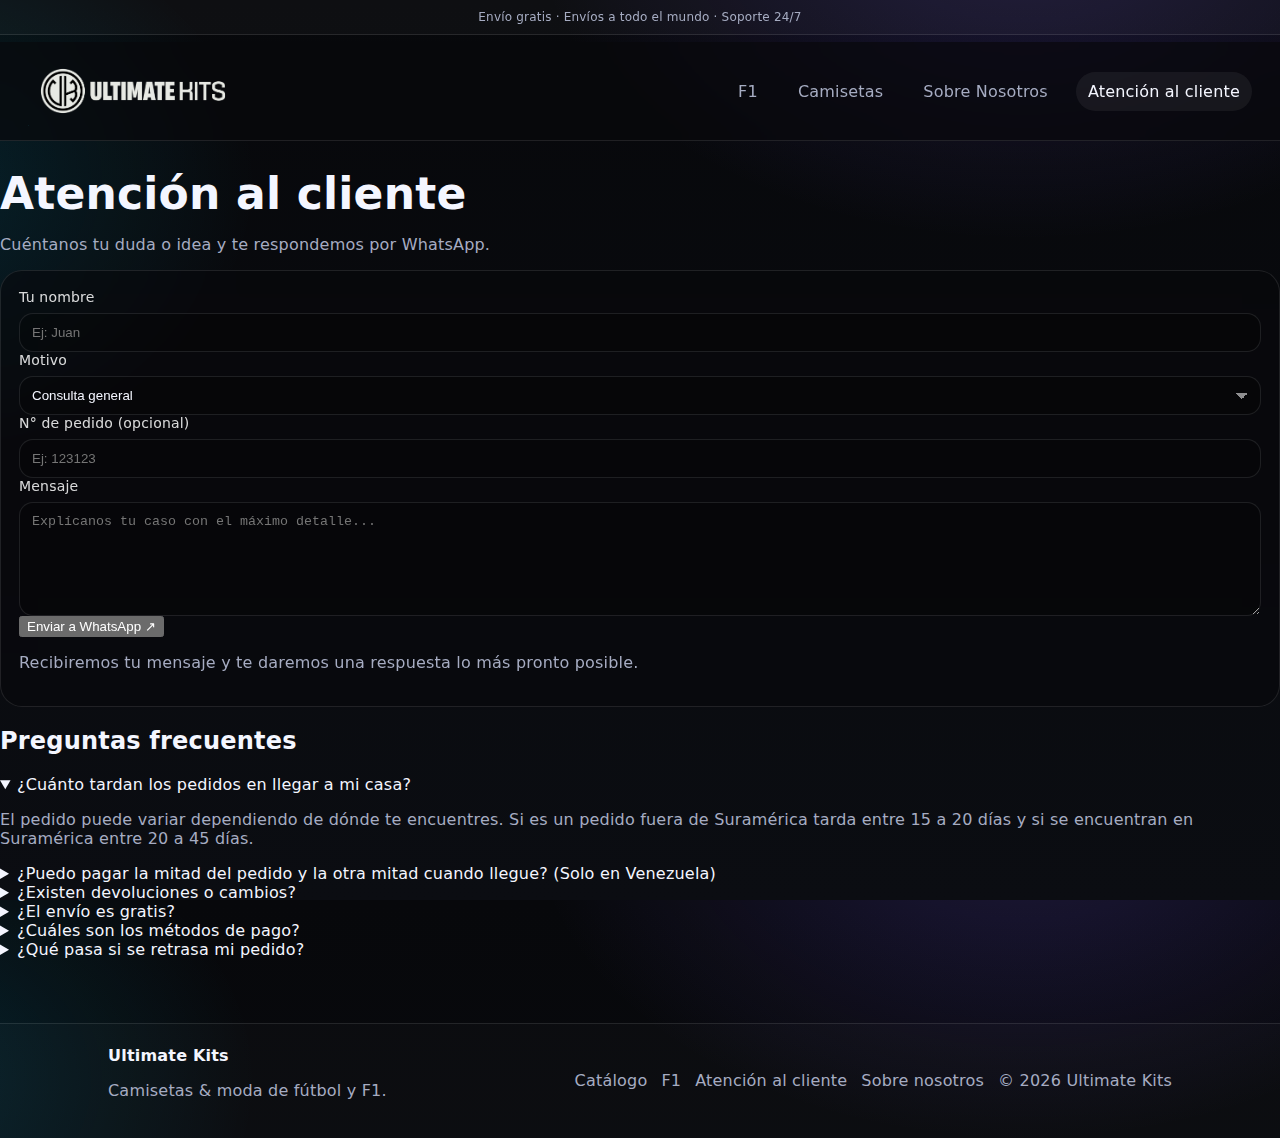
<file: atencion.html>
<!doctype html>
<html lang="es">
<head>
  <meta charset="utf-8" />
  <meta name="viewport" content="width=device-width,initial-scale=1" />
  <title>Atención al cliente — Ultimate Kits</title>
  <meta name="description" content="¿Tienes dudas? Contacta con Ultimate Kits por WhatsApp. FAQ, envíos, cambios y más." />
  <link rel="preconnect" href="https://fonts.googleapis.com" />
  <link rel="preconnect" href="https://fonts.gstatic.com" crossorigin />
  <link href="https://fonts.googleapis.com/css2?family=Bebas+Neue&family=Montserrat:wght@400;500;600;700;800&family=Oswald:wght@600;700&display=swap" rel="stylesheet" />
  <link rel="stylesheet" href="css/styles.css" />
  <link rel="icon" href="assets/CIRCULAR BLANCO (1).png" type="image/png" />
</head>

<body>
  <div class="topbar">
    <p>Envío gratis · Envíos a todo el mundo · Soporte 24/7</p>
  </div>

  <header class="header">
    <a class="logo" href="index.html" aria-label="Ultimate Kits">
      <img class="logoImg" src="assets/LOGOTIPO EN BLANCO (6).png" alt="Ultimate Kits" width="180" height="52" />
    </a>
    <button class="burger" id="burgerBtn" type="button" aria-label="Abrir menú" aria-expanded="false">
      <span></span><span></span><span></span>
    </button>
    <nav class="nav" id="navMenu">
      <a href="catalogo-f1.html">F1</a>
      <a href="catalogo-futbol.html">Camisetas</a>
      <a href="sobre.html">Sobre Nosotros</a>
      <a href="atencion.html">Atención al cliente</a>
    </nav>
    <div class="navOverlay" id="navOverlay" hidden></div>
  </header>

  <main class="page">
    <section class="pageContainer">
      <header class="pageHead">
        <h1>Atención al cliente</h1>
        <p class="muted">Cuéntanos tu duda o idea y te respondemos por WhatsApp.</p>
      </header>

      <div class="supportLayout">
        <section class="supportCard">
          <form id="supportForm" class="supportForm">
            <div class="formGrid">
              <label class="field">
                <span>Tu nombre</span>
                <input id="s_name" type="text" placeholder="Ej: Juan" required />
              </label>
              <label class="field">
                <span>Motivo</span>
                <select id="s_reason" required>
                  <option value="Consulta general">Consulta general</option>
                  <option value="Problema con pedido">Problema con pedido</option>
                  <option value="Estado de envío">Estado de envío</option>
                  <option value="Idea de negocio">Idea de negocio</option>
                  <option value="Otro">Otro</option>
                </select>
              </label>
              <label class="field formFull">
                <span>N° de pedido (opcional)</span>
                <input id="s_order" type="text" placeholder="Ej: 123123" />
              </label>
              <label class="field formFull">
                <span>Mensaje</span>
                <textarea id="s_msg" rows="6" placeholder="Explícanos tu caso con el máximo detalle..." required></textarea>
              </label>
            </div>

            <div class="formActions">
              <button class="btnWhatsapp" type="submit">
                Enviar a WhatsApp
                <span class="btnArrow">↗</span>
              </button>
            </div>

            <p class="muted formNote">
              Recibiremos tu mensaje y te daremos una respuesta lo más pronto posible.
            </p>
          </form>
        </section>

        <aside class="faqCard">
          <h2>Preguntas frecuentes</h2>

          <details class="faqItem" open>
            <summary>¿Cuánto tardan los pedidos en llegar a mi casa?</summary>
            <p class="muted">
              El pedido puede variar dependiendo de dónde te encuentres. Si es un pedido fuera de Suramérica tarda entre
              15 a 20 días y si se encuentran en Suramérica entre 20 a 45 días.
            </p>
          </details>

          <details class="faqItem">
            <summary>¿Puedo pagar la mitad del pedido y la otra mitad cuando llegue? (Solo en Venezuela)</summary>
            <p class="muted">Sí, en Venezuela nos toma tiempo hacer llegar los pedidos; por lo tanto, existe esa
              modalidad de pagar una mitad a la hora de hacer el pedido y la otra mitad cuando llegue.</p>
          </details>

          <details class="faqItem">
            <summary>¿Existen devoluciones o cambios?</summary>
            <p class="muted">
              Sí, todos los pedidos tienen sus respectivas devoluciones o cambios con una condición: el cliente tiene
              que cortar la camiseta para la devolución o cambio.
            </p>
          </details>

          <details class="faqItem">
            <summary>¿El envío es gratis?</summary>
            <p class="muted">Sí, el envío es totalmente gratuito.</p>
          </details>

          <details class="faqItem">
            <summary>¿Cuáles son los métodos de pago?</summary>
            <p class="muted">Se acepta Zelle, Bizum, Binance, Efectivo y pago móvil (tasa correspondiente del día).</p>
          </details>

          <details class="faqItem">
            <summary>¿Qué pasa si se retrasa mi pedido?</summary>
            <p class="muted">
              En ciertos casos ajenos a nosotros, los pedidos se pueden llegar a retrasar o incluso hasta perder. Si eso
              sucede, no te preocupes que tu pedido tiene todo tipo de garantías.
            </p>
          </details>
        </aside>
      </div>
    </section>
  </main>

  <footer class="footer">
    <div class="container footerGrid">
      <div>
        <strong>Ultimate Kits</strong>
        <p class="muted">Camisetas & moda de fútbol y F1.</p>
      </div>
      <div class="footerLinks">
        <a href="catalogo-futbol.html">Catálogo</a>
        <a href="catalogo-f1.html">F1</a>
        <a href="atencion.html">Atención al cliente</a>
        <a href="sobre.html">Sobre nosotros</a>
      </div>
      <div class="muted">© <span id="year"></span> Ultimate Kits</div>
    </div>
  </footer>

  <script src="js/main.js"></script>
  <script>
    const WHATSAPP_NUMBER = "584246392010";
    document.getElementById("supportForm").addEventListener("submit", (e) => {
      e.preventDefault();
      const name = document.getElementById("s_name").value.trim();
      const reason = document.getElementById("s_reason").value;
      const order = document.getElementById("s_order").value.trim();
      const msg = document.getElementById("s_msg").value.trim();

      const lines = [
        "Hola Ultimate Kits 👋",
        "Necesito ayuda:",
        "",
        `• Nombre: ${name}`,
        `• Motivo: ${reason}`,
        order ? `• N° Pedido: ${order}` : null,
        "",
        "Mensaje:",
        msg
      ].filter(Boolean);

      const url = `https://wa.me/${WHATSAPP_NUMBER}?text=${encodeURIComponent(lines.join("\n"))}`;
      const w = window.open(url, "_blank");
      if (!w) window.location.href = url;
    });
  </script>
</body>
</html>
</file>
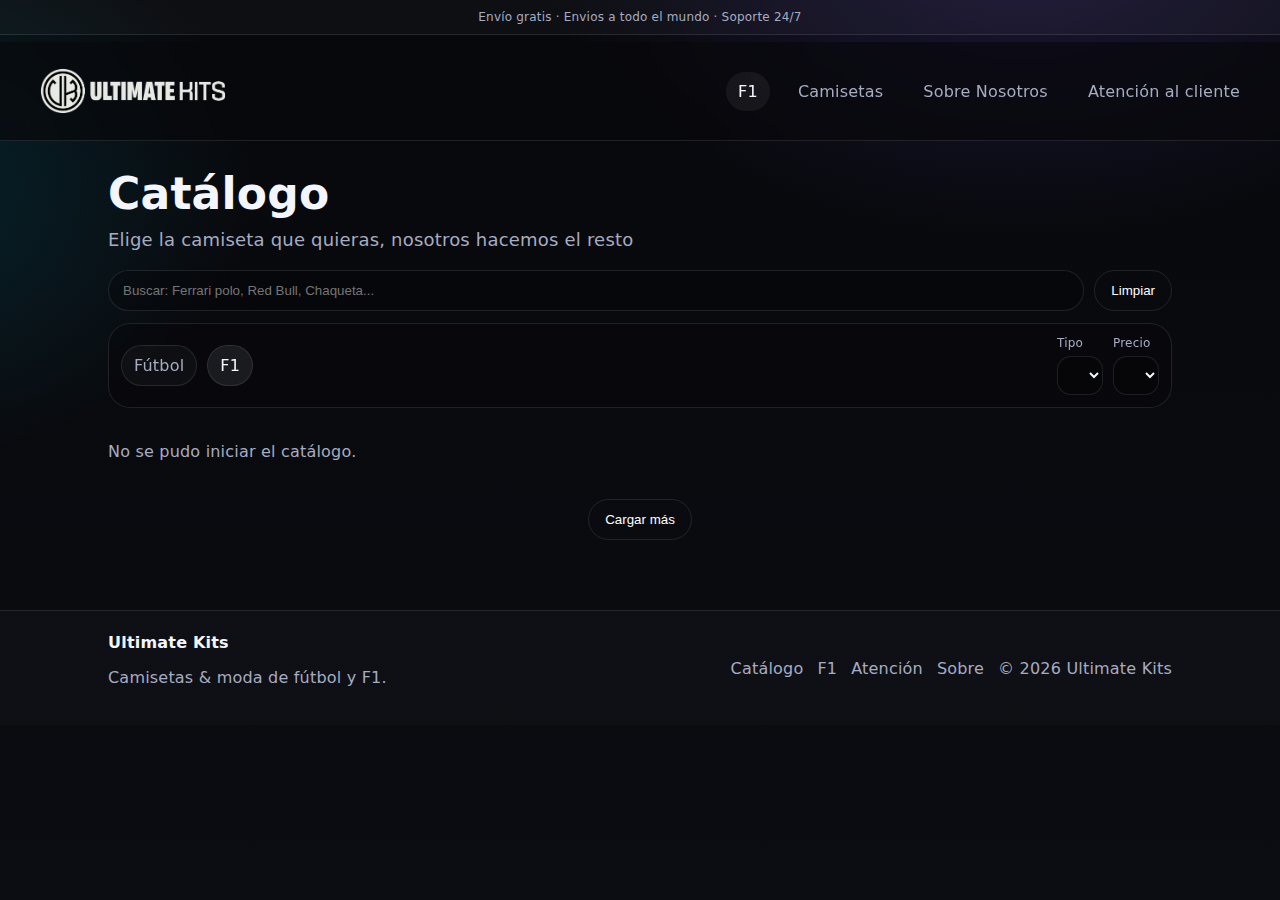
<file: catalogo-f1.html>
<!doctype html>
<html lang="es">
<head>
  <meta charset="utf-8" />
  <meta name="viewport" content="width=device-width,initial-scale=1" />
  <title>Catálogo F1 — Ultimate Kits</title>
  <link rel="stylesheet" href="css/styles.css" />
  <link rel="shortcut icon" href="assets/CIRCULAR BLANCO (1).png" type="image/x-icon">
</head>

<body data-mode="f1">
  <div class="topbar">
    <p>Envío gratis · Envios a todo el mundo · Soporte 24/7</p>
  </div>

  <header class="header">
    <a class="logo" href="index.html" aria-label="Ultimate Kits">
      <img class="logoImg" src="assets/LOGOTIPO EN BLANCO (6).png" alt="Ultimate Kits" />
    </a>

    <button class="burger" id="burgerBtn" type="button" aria-label="Abrir menú" aria-expanded="false">
      <span></span><span></span><span></span>
    </button>

  <nav class="nav" id="navMenu">
      <a href="catalogo-f1.html">F1</a>
      <a href="catalogo-futbol.html" class="active">Camisetas</a>
      <a href="sobre.html">Sobre Nosotros</a>
      <a href="atencion.html">Atención al cliente</a>
    </nav>

    <div class="navOverlay" id="navOverlay" hidden></div>
  </header>

  <main class="page">
    <div class="container">
      <div class="pageHead">
        <h1>Catálogo</h1>
        <p class="lead">Elige la camiseta que quieras, nosotros hacemos el resto</p>
      </div>

      <div class="catalogTools">
        <input id="q" class="catalogSearchInput" type="search"
               placeholder="Buscar: Ferrari polo, Red Bull, Chaqueta..."
               autocomplete="off">
        <button class="btn btnGhost" id="clearBtn" type="button">Limpiar</button>
      </div>

      <div class="filterBar">
        <div class="filterRow">

          <!-- Tabs (separación real por páginas) -->
          <div class="chips">
            <a class="chip" href="catalogo-futbol.html">Fútbol</a>
            <a class="chip isOn" href="catalogo-f1.html">F1</a>
          </div>

          <!-- Escuderías (solo F1) -->
          <div class="chips" id="f1Teams"></div>

          <!-- Selects (sin club/edición; F1 manda club=escudería desde chips) -->
          <div class="selects">
            <label class="selectWrap">
              <span class="selectLabel">Tipo</span>
              <select id="tipo"></select>
            </label>

            <label class="selectWrap">
              <span class="selectLabel">Precio</span>
              <select id="precio"></select>
            </label>
          </div>
        </div>

        <div class="activeFilters" id="activeFilters"></div>
      </div>

      <section class="productsGrid" id="grid"></section>
      <p class="muted" id="empty" hidden>No hay resultados con esos filtros.</p>

      <div id="cartBar" style="position:sticky;bottom:0;z-index:20;margin-top:14px;display:none;">
        <div style="background:#0f0f10;border:1px solid rgba(255,255,255,.10);border-radius:14px;padding:12px 14px;display:flex;align-items:center;justify-content:space-between;gap:12px;">
          <div>
            <strong>Carrito</strong>
            <span class="muted" id="cartCount" style="margin-left:8px;">0 items</span>
          </div>
          <div style="display:flex; gap:10px; align-items:center;">
            <button id="cartOpenBtn" class="btn btnGhost" type="button">Ver carrito</button>
            <button id="cartSendBtn" class="btn" type="button">Enviar por WhatsApp</button>
          </div>
        </div>
      </div>

      <div class="loadMoreWrap" style="display:flex;justify-content:center;margin:22px 0 6px;">
        <button id="loadMoreBtn" class="btn btnGhost" type="button">Cargar más</button>
      </div>
    </div>
  </main>

  <footer class="footer">
    <div class="container footerGrid">
      <div>
        <strong>Ultimate Kits</strong>
        <p class="muted">Camisetas & moda de fútbol y F1.</p>
      </div>

      <div class="footerLinks">
       <a href="catalogo-futbol.html">Catálogo</a>
        <a href="catalogo-f1.html">F1</a>
        <a href="atencion.html">Atención</a>
        <a href="sobre.html">Sobre</a>
      </div>

      <div class="muted">
        © <span id="year"></span> Ultimate Kits
      </div>
    </div>
  </footer>

  <!-- Reutilizamos los mismos modales -->
  <div class="modal" id="orderModal" hidden>
    <div class="modalCard">
      <div class="modalHead" style="display:flex;justify-content:space-between;align-items:center;padding:14px 16px;border-bottom:1px solid rgba(255,255,255,.10);">
        <strong>Pedido</strong>
        <button class="iconBtn" id="closeModal" type="button" aria-label="Cerrar"
                style="width:44px;height:44px;border-radius:12px;border:1px solid rgba(255,255,255,.12);background:rgba(255,255,255,.06);color:#fff;cursor:pointer;font-size:20px;">✕</button>
      </div>

      <div style="padding:14px 16px;">
        <p class="muted" id="productSummary" style="margin:6px 0 12px;"></p>

        <form id="orderForm" class="form">
          <label class="field"><span>Nombre</span><input id="shirtName" type="text" maxlength="16"></label>
          <label class="field"><span>Número</span><input id="shirtNumber" type="text" maxlength="3"></label>
          <label class="field">
            <span>Talla</span>
            <select id="shirtSize">
              <option value="">Selecciona talla</option>
              <option>XS</option><option>S</option><option>M</option><option>L</option>
              <option>XL</option><option>2XL</option>
            </select>
          </label>
          <label class="field"><span>Parches</span><input id="patches" type="text"></label>
          <label class="field"><span>Notas</span><textarea id="notes" rows="3"></textarea></label>

          <div class="formActions" style="display:flex;gap:10px;justify-content:flex-end;margin-top:12px;">
            <button class="btn btnGhost" type="button" id="cancelOrder">Cancelar</button>
            <button class="btn" type="submit">Enviar a WhatsApp</button>
          </div>
        </form>
      </div>
    </div>
  </div>

  <div class="modal" id="cartModal" hidden>
    <div class="modalCard" style="max-width:760px;">
      <div class="modalHead" style="display:flex;justify-content:space-between;align-items:center;padding:14px 16px;border-bottom:1px solid rgba(255,255,255,.10);">
        <strong>Tu carrito</strong>
        <button class="iconBtn" id="closeCart" type="button" aria-label="Cerrar"
                style="width:44px;height:44px;border-radius:12px;border:1px solid rgba(255,255,255,.12);background:rgba(255,255,255,.06);color:#fff;cursor:pointer;font-size:20px;">✕</button>
      </div>

      <div style="padding:14px 16px;">
        <div id="cartList" style="display:grid;gap:10px;margin-top:10px;"></div>

        <div style="display:flex; justify-content:space-between; align-items:center; margin-top:12px;">
          <div class="muted" id="cartTotal"></div>
          <div style="display:flex; gap:10px;">
            <button id="cartClearBtn" class="btn btnGhost" type="button">Vaciar</button>
            <button id="cartSendBtn2" class="btn" type="button">Enviar por WhatsApp</button>
          </div>
        </div>
      </div>
    </div>
  </div>
  <!-- ===== Modal: datos de envío antes de WhatsApp ===== -->
<!-- MODAL CHECKOUT (datos envío antes de WhatsApp) -->
<div class="modal" id="checkoutModal" hidden>
  <div class="modalCard" style="max-width:760px;">
    <div class="modalTop">
      <strong>Datos para el envío</strong>
      <button class="modalClose" type="button" data-close="1" aria-label="Cerrar">✕</button>
    </div>

    <div class="modalBody">
      <form id="checkoutForm" class="form">
        <label>
          Nombre
          <input name="nombre" type="text" required>
        </label>

        <label>
          Teléfono
          <input name="telefono" type="tel" required>
        </label>

        <label>
          Dirección
          <input name="direccion" type="text" required>
        </label>

        <label>
          Código postal
          <input name="postal" type="text" required>
        </label>

        <label>
          Ciudad
          <input name="ciudad" type="text" required>
        </label>

        <label>
          País
          <input name="pais" type="text" required>
        </label>

        <div class="formActions">
          <button type="button" class="btn btnGhost" data-close="1">Cancelar</button>
          <button type="submit" class="btn">Abrir WhatsApp</button>
        </div>

        <p class="muted" style="margin-top:10px;font-size:.9rem;">
          Se abrirá WhatsApp con el pedido y tus datos de envío.
        </p>
      </form>
    </div>
  </div>
</div>


  <script src="js/main.js"></script>
  <script src="js/catalogo.js"></script>
</body>
</html>
</file>
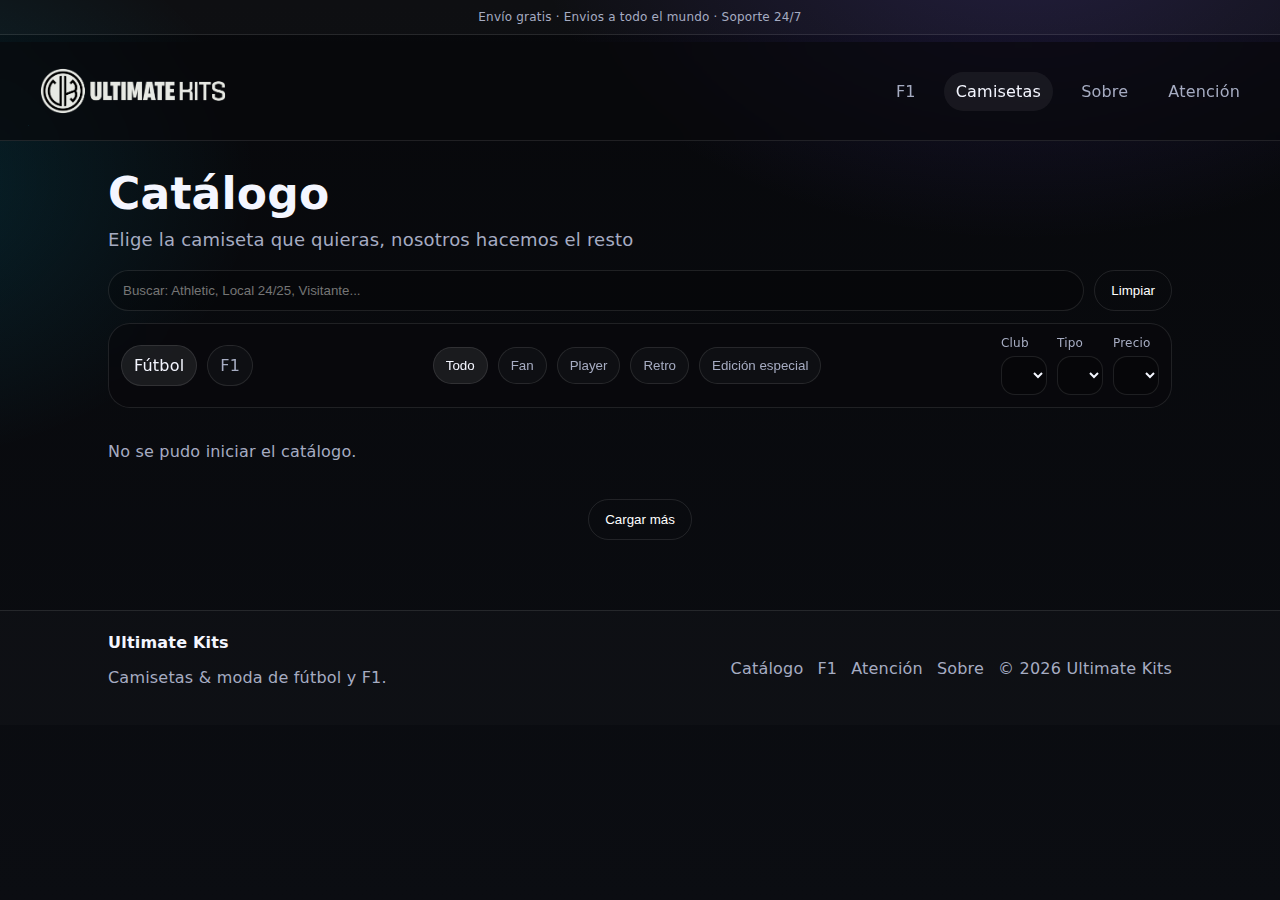
<file: catalogo-futbol.html>
<!doctype html>
<html lang="es">
<head>
  <meta charset="utf-8" />
  <meta name="viewport" content="width=device-width,initial-scale=1" />
  <title>Catálogo Fútbol — Ultimate Kits</title>
  <link rel="stylesheet" href="css/styles.css" />
  <link rel="shortcut icon" href="assets/CIRCULAR BLANCO (1).png" type="image/x-icon">
</head>

<body data-mode="football">
  <div class="topbar">
    <p>Envío gratis · Envios a todo el mundo · Soporte 24/7</p>
  </div>

  <header class="header">
    <a class="logo" href="index.html" aria-label="Ultimate Kits">
      <img class="logoImg" src="assets/LOGOTIPO EN BLANCO (6).png" alt="Ultimate Kits" />
    </a>

    <button class="burger" id="burgerBtn" type="button" aria-label="Abrir menú" aria-expanded="false">
      <span></span><span></span><span></span>
    </button>

 <nav class="nav" id="navMenu">
  <a href="catalogo-f1.html"">F1</a>
  <a href="catalogo-futbol.html">Camisetas</a>
  <a href="sobre.html">Sobre</a>
  <a href="atencion.html">Atención</a>
</nav>

    <div class="navOverlay" id="navOverlay" hidden></div>
  </header>

  <main class="page">
    <div class="container">
      <div class="pageHead">
        <h1>Catálogo</h1>
        <p class="lead">Elige la camiseta que quieras, nosotros hacemos el resto</p>
      </div>

      <!-- Buscador + limpiar -->
      <div class="catalogTools">
        <input id="q" class="catalogSearchInput" type="search"
               placeholder="Buscar: Athletic, Local 24/25, Visitante..."
               autocomplete="off">
        <button class="btn btnGhost" id="clearBtn" type="button">Limpiar</button>
      </div>

      <!-- Filtros -->
      <div class="filterBar">
        <div class="filterRow">

          <!-- Tabs (separación real por páginas) -->
          <div class="chips">
            <a class="chip isOn" href="catalogo-futbol.html">Fútbol</a>
            <a class="chip" href="catalogo-f1.html">F1</a>
          </div>

          <!-- Ediciones (solo fútbol) -->
          <div class="chips" id="editionChips"></div>

          <!-- Selects -->
          <div class="selects">
            <label class="selectWrap">
              <span class="selectLabel">Club</span>
              <select id="club"></select>
            </label>

            <label class="selectWrap">
              <span class="selectLabel">Tipo</span>
              <select id="tipo"></select>
            </label>

            <label class="selectWrap">
              <span class="selectLabel">Precio</span>
              <select id="precio"></select>
            </label>
          </div>
        </div>

        <div class="activeFilters" id="activeFilters"></div>
      </div>

      <!-- Grid -->
      <section class="productsGrid" id="grid"></section>
      <p class="muted" id="empty" hidden>No hay resultados con esos filtros.</p>

      <!-- Carrito flotante -->
      <div id="cartBar" style="position:sticky;bottom:0;z-index:20;margin-top:14px;display:none;">
        <div style="background:#0f0f10;border:1px solid rgba(255,255,255,.10);border-radius:14px;padding:12px 14px;display:flex;align-items:center;justify-content:space-between;gap:12px;">
          <div>
            <strong>Carrito</strong>
            <span class="muted" id="cartCount" style="margin-left:8px;">0 items</span>
          </div>
          <div style="display:flex; gap:10px; align-items:center;">
            <button id="cartOpenBtn" class="btn btnGhost" type="button">Ver carrito</button>
            <button id="cartSendBtn" class="btn" type="button">Enviar por WhatsApp</button>
          </div>
        </div>
      </div>

      <!-- Cargar más -->
      <div class="loadMoreWrap" style="display:flex;justify-content:center;margin:22px 0 6px;">
        <button id="loadMoreBtn" class="btn btnGhost" type="button">Cargar más</button>
      </div>
    </div>
  </main>

  <footer class="footer">
    <div class="container footerGrid">
      <div>
        <strong>Ultimate Kits</strong>
        <p class="muted">Camisetas & moda de fútbol y F1.</p>
      </div>

      <div class="footerLinks">
        <a href="catalogo-futbol.html">Catálogo</a>
        <a href="catalogo-f1.html">F1</a>
        <a href="atencion.html">Atención</a>
        <a href="sobre.html">Sobre</a>
      </div>

      <div class="muted">
        © <span id="year"></span> Ultimate Kits
      </div>
    </div>
  </footer>

  <!-- MODAL PEDIDO -->
  <div class="modal" id="orderModal" hidden>
    <div class="modalCard">
      <div class="modalHead" style="display:flex;justify-content:space-between;align-items:center;padding:14px 16px;border-bottom:1px solid rgba(255,255,255,.10);">
        <strong>Pedido</strong>
        <button class="iconBtn" id="closeModal" type="button" aria-label="Cerrar"
                style="width:44px;height:44px;border-radius:12px;border:1px solid rgba(255,255,255,.12);background:rgba(255,255,255,.06);color:#fff;cursor:pointer;font-size:20px;">✕</button>
      </div>

      <div style="padding:14px 16px;">
        <p class="muted" id="productSummary" style="margin:6px 0 12px;"></p>

        <form id="orderForm" class="form">
          <label class="field">
            <span>Nombre en la camiseta</span>
            <input id="shirtName" type="text" placeholder="Ej: RONALDO" maxlength="16">
          </label>

          <label class="field">
            <span>Número</span>
            <input id="shirtNumber" type="text" placeholder="Ej: 7" maxlength="3">
          </label>

          <label class="field">
            <span>Talla</span>
            <select id="shirtSize">
              <option value="">Selecciona talla</option>
              <option>XS</option><option>S</option><option>M</option><option>L</option>
              <option>XL</option><option>2XL</option>
            </select>
          </label>

          <label class="field">
            <span>Parches (opcional)</span>
            <input id="patches" type="text" placeholder="Ej: Champions, LaLiga, UCL...">
          </label>

          <label class="field">
            <span>Notas (opcional)</span>
            <textarea id="notes" rows="3" placeholder="Ej: versión player / manga larga / etc."></textarea>
          </label>

          <div class="formActions" style="display:flex;gap:10px;justify-content:flex-end;margin-top:12px;">
            <button class="btn btnGhost" type="button" id="cancelOrder">Cancelar</button>
            <button class="btn" type="submit">Enviar a WhatsApp</button>
          </div>

          <p class="muted" style="margin-top:10px;font-size:.9rem;">
            Se abrirá WhatsApp con el mensaje ya preparado.
          </p>
        </form>
      </div>
    </div>
  </div>

  <!-- MODAL CARRITO -->
  <div class="modal" id="cartModal" hidden>
    <div class="modalCard" style="max-width:760px;">
      <div class="modalHead" style="display:flex;justify-content:space-between;align-items:center;padding:14px 16px;border-bottom:1px solid rgba(255,255,255,.10);">
        <strong>Tu carrito</strong>
        <button class="iconBtn" id="closeCart" type="button" aria-label="Cerrar"
                style="width:44px;height:44px;border-radius:12px;border:1px solid rgba(255,255,255,.12);background:rgba(255,255,255,.06);color:#fff;cursor:pointer;font-size:20px;">✕</button>
      </div>

      <div style="padding:14px 16px;">
        <div id="cartList" style="display:grid;gap:10px;margin-top:10px;"></div>

        <div style="display:flex; justify-content:space-between; align-items:center; margin-top:12px;">
          <div class="muted" id="cartTotal"></div>
          <div style="display:flex; gap:10px;">
            <button id="cartClearBtn" class="btn btnGhost" type="button">Vaciar</button>
            <button id="cartSendBtn2" class="btn" type="button">Enviar por WhatsApp</button>
          </div>
        </div>
      </div>
    </div>
  </div>

  <script src="js/main.js"></script>
  <script src="js/catalogo.js"></script>
</body>
</html>
</file>
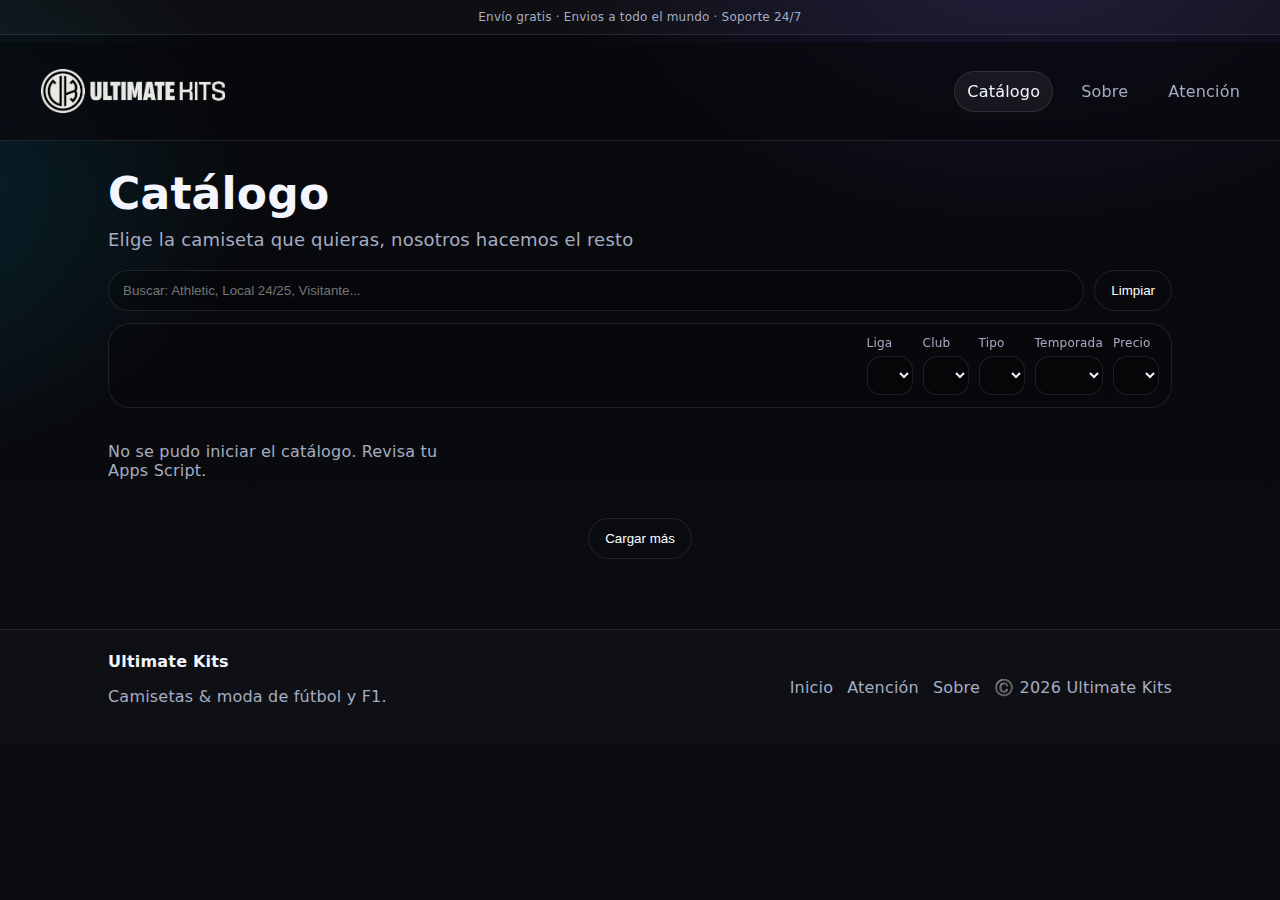
<file: catalogo.html>
<!doctype html>
<html lang="es">
<head>
  <meta charset="utf-8" />
  <meta name="viewport" content="width=device-width,initial-scale=1" />
  <title>Catálogo — Ultimate Kits</title>
  <link rel="stylesheet" href="css/styles.css" />
  <link rel="shortcut icon" href="assets/CIRCULAR BLANCO (1).png" type="image/x-icon">
</head>

<body>
  <!-- Top notice (tipo LAB46) -->
  <div class="topbar">
    <p>Envío gratis · Envios a todo el mundo · Soporte 24/7</p>
  </div>

  <header class="header">
  <a class="logo" href="index.html" aria-label="Ultimate Kits">
  <img class="logoImg"  src="assets/LOGOTIPO EN BLANCO (6).png" alt="Ultimate Kits" />
</a>


<button class="burger" id="burgerBtn" type="button"
  aria-label="Abrir menú" aria-expanded="false">
  <span></span><span></span><span></span>
</button>

<nav class="nav" id="navMenu">
  <a  class="navCta" href="catalogo.html">Catálogo</a>
  <a href="sobre.html">Sobre</a>
  <a  href="atencion.html">Atención</a>
</nav>

<div class="navOverlay" id="navOverlay" hidden></div>
  </header>

  <main class="page">
    <div class="container">
      <div class="pageHead">
        <h1>Catálogo</h1>
        <p class="lead">Elige la camiseta que quieras, nosotros hacemos el resto</p>
      </div>

      <!-- Buscador + limpiar -->
      <div class="catalogTools">
        <input id="q" class="catalogSearchInput" type="search"
          placeholder="Buscar: Athletic, Local 24/25, Visitante..." autocomplete="off">
        <button class="btn btnGhost" id="clearBtn" type="button">Limpiar</button>
      </div>

      <!-- Filtros -->
      <div class="filterBar">
        <div class="filterRow">
          <div class="chips" id="editionChips"></div>

          <div class="selects">
            <label class="selectWrap">
              <span class="selectLabel">Liga</span>
              <select id="liga"></select>
            </label>

            <label class="selectWrap">
              <span class="selectLabel">Club</span>
              <select id="club"></select>
            </label>

            <label class="selectWrap">
              <span class="selectLabel">Tipo</span>
              <select id="tipo"></select>
            </label>

            <label class="selectWrap">
              <span class="selectLabel">Temporada</span>
              <select id="temporada"></select>
            </label>

            <label class="selectWrap">
              <span class="selectLabel">Precio</span>
              <select id="precio"></select>
            </label>
          </div>
        </div>

        <div class="activeFilters" id="activeFilters"></div>
      </div>

      <!-- Grid -->
      <section class="productsGrid" id="grid"></section>
      <p class="muted" id="empty" hidden>No hay resultados con esos filtros.</p>
<!-- =========================
     CARRITO (flotante)
========================== -->
<div id="cartBar" style="position:sticky;bottom:0;z-index:20;margin-top:14px;display:none;">
  <div style="background:#0f0f10;border:1px solid rgba(255,255,255,.10);border-radius:14px;padding:12px 14px;display:flex;align-items:center;justify-content:space-between;gap:12px;">
    <div>
      <strong>Carrito</strong>
      <span class="muted" id="cartCount" style="margin-left:8px;">0 items</span>
    </div>
    <div style="display:flex; gap:10px; align-items:center;">
      <button id="cartOpenBtn" class="btn btnGhost" type="button">Ver carrito</button>
      <button id="cartSendBtn" class="btn" type="button">Enviar por WhatsApp</button>
    </div>
  </div>
</div>
      <!-- Cargar más -->
      <div class="loadMoreWrap" style="display:flex;justify-content:center;margin:22px 0 6px;">
        <button id="loadMoreBtn" class="btn btnGhost" type="button">Cargar más</button>
      </div>
    </div>
  </main>

  <footer class="footer">
    <div class="container footerGrid">
      <div><strong>Ultimate Kits</strong>
        <p class="muted">Camisetas & moda de fútbol y F1.</p>
      </div>
      <div class="footerLinks">
        <a href="index.html">Inicio</a>
        <a href="atencion.html">Atención</a>
        <a href="sobre.html">Sobre</a>
      </div>
      <div class="muted">©️ <span id="year"></span> Ultimate Kits</div>
    </div>
  </footer>

  <!-- =========================
       MODAL PEDIDO (WhatsApp)
  ========================== -->
  <div class="modal" id="orderModal" hidden>
    <div class="modalCard">
      <div class="modalHead">
        <strong>Pedido</strong>
        <button class="iconBtn" id="closeModal" type="button" aria-label="Cerrar">✕</button>
      </div>

      <p class="muted" id="productSummary" style="margin:6px 0 12px;"></p>

      <form id="orderForm" class="form">
        <label class="field">
          <span>Nombre en la camiseta</span>
          <input id="shirtName" type="text" placeholder="Ej: RONALDO" maxlength="16">
        </label>

        <label class="field">
          <span>Número</span>
          <input id="shirtNumber" type="text" placeholder="Ej: 7" maxlength="3">
        </label>

        <label class="field">
          <span>Talla</span>
          <select id="shirtSize">
            <option value="">Selecciona talla</option>
            <option>XS</option>
            <option>S</option>
            <option>M</option>
            <option>L</option>
            <option>XL</option>
            <option>2XL</option>
          </select>
        </label>

        <label class="field">
          <span>Parches (opcional)</span>
          <input id="patches" type="text" placeholder="Ej: Champions, LaLiga, UCL...">
        </label>

        <label class="field">
          <span>Notas (opcional)</span>
          <textarea id="notes" rows="3" placeholder="Ej: versión player / manga larga / etc."></textarea>
        </label>

        <div class="formActions" style="display:flex;gap:10px;justify-content:flex-end;margin-top:12px;">
          <button class="btn btnGhost" type="button" id="cancelOrder">Cancelar</button>
          <button class="btn" type="submit">Enviar a WhatsApp</button>
        </div>

        <p class="muted" style="margin-top:10px;font-size:.9rem;">
          Se abrirá WhatsApp con el mensaje ya preparado.
        </p>
      </form>
    </div>
  </div>

  <!-- =========================
     MODAL CARRITO
========================== -->
<div class="modal" id="cartModal" hidden>
  <div class="modalCard" style="max-width:760px;">
    <div class="modalHead">
      <strong>Tu carrito</strong>
      <button class="iconBtn" id="closeCart" type="button" aria-label="Cerrar">✕</button>
    </div>

    <div id="cartList" style="display:grid;gap:10px;margin-top:10px;"></div>

    <div style="display:flex; justify-content:space-between; align-items:center; margin-top:12px;">
      <div class="muted" id="cartTotal"></div>
      <div style="display:flex; gap:10px;">
        <button id="cartClearBtn" class="btn btnGhost" type="button">Vaciar</button>
        <button id="cartSendBtn2" class="btn" type="button">Enviar por WhatsApp</button>
      </div>
    </div>
  </div>
</div>
</body>
<script src="js/main.js"></script>
  <script>
    


    // ==============================
    // CONFIG
    // ==============================
    const API_URL = "https://script.google.com/macros/s/AKfycbz6TTfMHe48eV4lJMzJK8xynyZ-JxVTbAwV5eyyhj-AuyaPRh-xKHnuhGS-AS5xSat6tQ/exec";
    const WHATSAPP_NUMBER = "34648972815";

    // ==============================
    // JSONP (evita CORS)
    // ==============================
    function loadJSONP(url) {
      return new Promise((resolve, reject) => {
        const cbName = "cb_" + Math.random().toString(36).slice(2);
        window[cbName] = (data) => { resolve(data); cleanup(); };

        const s = document.createElement("script");
        s.src = url + (url.includes("?") ? "&" : "?") + "callback=" + cbName + "&_=" + Date.now();
        s.onerror = () => { reject(new Error("JSONP load error")); cleanup(); };
        document.body.appendChild(s);

        function cleanup() {
          try { delete window[cbName]; } catch (e) {}
          if (s.parentNode) s.parentNode.removeChild(s);
        }
      });
    }

    // ==============================
    // Estado + DOM
    // ==============================
    const state = {
      edicion: "all",
      liga: "all",
      club: "all",
      tipo: "all",
      temporada: "all",
      precio: "all",
      q: ""
    };

    const grid = document.getElementById("grid");
    const emptyEl = document.getElementById("empty");
    const editionChips = document.getElementById("editionChips");

    const ligaSel = document.getElementById("liga");
    const clubSel = document.getElementById("club");
    const tipoSel = document.getElementById("tipo");
    const temporadaSel = document.getElementById("temporada");
    const precioSel = document.getElementById("precio");

    const q = document.getElementById("q");
    const clearBtn = document.getElementById("clearBtn");
    const activeFiltersEl = document.getElementById("activeFilters");
    const loadMoreBtn = document.getElementById("loadMoreBtn");

    // Modal
    const modal = document.getElementById("orderModal");
    const closeModalBtn = document.getElementById("closeModal");
    const cancelOrderBtn = document.getElementById("cancelOrder");
    const productSummary = document.getElementById("productSummary");
    const orderForm = document.getElementById("orderForm");

    let selectedProduct = null;

    // ==============================
    // Helpers UI
    // ==============================
    function norm(s) { return (s || "").toString().toLowerCase().trim(); }
    function unique(arr) { return [...new Set(arr.filter(Boolean))].sort((a,b)=> a.localeCompare(b, "es")); }

    function setOptions(select, values, placeholder = "Todos") {
      select.innerHTML = "";
      const opt0 = document.createElement("option");
      opt0.value = "all";
      opt0.textContent = placeholder;
      select.appendChild(opt0);

      values.forEach(v => {
        const o = document.createElement("option");
        o.value = v;
        o.textContent = v;
        select.appendChild(o);
      });
    }

    function priceLabel(p) {
      if (p === 25) return "25€ (Fan)";
      if (p === 30) return "30€ (Edición especial)";
      if (p === 35) return "35€ (Retro/Player)";
      return `${p}€`;
    }

    function renderEditionChips() {
      const base = ["Fan", "Player", "Retro", "Edición especial"];
      const all = ["all", ...base];

      editionChips.innerHTML = all.map(v => {
        const label = v === "all" ? "Todo" : v;
        const on = (state.edicion === v);
        return `<button class="chip ${on ? "isOn" : ""}" data-ed="${v}">${label}</button>`;
      }).join("");

      editionChips.querySelectorAll("button").forEach(btn => {
        btn.addEventListener("click", () => {
          state.edicion = btn.dataset.ed;
          renderEditionChips();
          fetchPage(true);
        });
      });
    }

    function renderActive() {
      const parts = [];
      if (state.edicion !== "all") parts.push(`Edición: ${state.edicion}`);
      if (state.liga !== "all") parts.push(`Liga: ${state.liga}`);
      if (state.club !== "all") parts.push(`Club: ${state.club}`);
      if (state.tipo !== "all") parts.push(`Tipo: ${state.tipo}`);
      if (state.temporada !== "all") parts.push(`Temporada: ${state.temporada}`);
      if (state.precio !== "all") parts.push(`Precio: ${state.precio}€`);
      if (state.q) parts.push(`Buscar: “${state.q}”`);

      activeFiltersEl.innerHTML = parts.length
        ? `<span class="afLabel">Filtros:</span> ${parts.map(p => `<span class="afPill">${p}</span>`).join("")}`
        : `<span class="afLabel muted">Sin filtros activos</span>`;
    }

    function cardHTML(it) {
      return `
        <article class="productCard">
          <div class="productImg">
            <img src="${it.img}" alt="${it.nombre}" loading="lazy" />
            <span class="pFloat">${it.edicion}</span>
          </div>
          <div class="productInfo">
            <h3>${it.nombre}</h3>
            <p class="muted">${it.club || ""}${it.temporada ? " · " + it.temporada : ""}${it.tipo ? " · " + it.tipo : ""}</p>
           <div class="productBottom">
  <span class="price">${(it.precio ?? "").toString()}€</span>

  <div style="display:flex; gap:10px;">
    <a class="miniBtn js-order" href="#" data-id="${it.id}">Pedir</a>
    <a class="miniBtn js-add" href="#" data-id="${it.id}">Añadir</a>
  </div>
</div>
          </div>
        </article>
      `;
    }

    // ==============================
    // PAGINACIÓN REAL (60 + Cargar más)
    // ==============================
    let items = [];
    let page = 1;
    const limit = 60;
    let total = 0;
    let loading = false;

    async function fetchPage(reset = false) {
      if (loading) return;
      loading = true;

      if (reset) {
        page = 1;
        items = [];
        grid.innerHTML = "";
      }

      // params
      const params = new URLSearchParams();
      params.set("page", String(page));
      params.set("limit", String(limit));

      params.set("q", state.q || "");
      params.set("liga", state.liga);
      params.set("club", state.club);
      params.set("edicion", state.edicion);
      params.set("tipo", state.tipo);
      params.set("temporada", state.temporada);
      params.set("precio", state.precio);

      try {
        const data = await loadJSONP(API_URL + "?" + params.toString());

        total = Number(data.total || 0);
        const newItems = data.items || [];
        items = items.concat(newItems);

        // render (append)
        grid.innerHTML = items.map(cardHTML).join("");

        emptyEl.hidden = total !== 0;
        renderActive();

        // botón cargar más
        loadMoreBtn.hidden = items.length >= total || total === 0;

        page += 1;
      } catch (err) {
        console.error(err);
        grid.innerHTML = `<p class="muted">No se pudo cargar el catálogo. Revisa tu API (Apps Script).</p>`;
      } finally {
        loading = false;
      }
    }

    loadMoreBtn.addEventListener("click", () => fetchPage(false));

    // ==============================
    // Modal WhatsApp
    // ==============================
   // ==============================
// Carrito + Modal pedido + WhatsApp
// ==============================
const cartBar = document.getElementById("cartBar");
const cartCountEl = document.getElementById("cartCount");
const cartOpenBtn = document.getElementById("cartOpenBtn");
const cartSendBtn = document.getElementById("cartSendBtn");

const cartModal = document.getElementById("cartModal");
const closeCartBtn = document.getElementById("closeCart");
const cartList = document.getElementById("cartList");
const cartTotalEl = document.getElementById("cartTotal");
const cartClearBtn = document.getElementById("cartClearBtn");
const cartSendBtn2 = document.getElementById("cartSendBtn2");

// Persistencia simple (para que no se pierda)
const CART_KEY = "uk_cart_v1";
let cart = JSON.parse(localStorage.getItem(CART_KEY) || "[]");

function saveCart(){
  localStorage.setItem(CART_KEY, JSON.stringify(cart));
  updateCartBar();
}

function updateCartBar(){
  if(!cartBar) return;
  const n = cart.length;
  cartBar.style.display = n ? "block" : "none";
  cartCountEl.textContent = `${n} item${n === 1 ? "" : "s"}`;
}

function money(n){ return `${Number(n||0)}€`; }

function cartItemHTML(item, idx){
  return `
    <div style="display:flex;gap:12px;align-items:flex-start;border:1px solid rgba(255,255,255,.10);border-radius:14px;padding:10px;">
      <img src="${item.img}" alt="" style="width:84px;height:84px;object-fit:cover;border-radius:12px;flex:0 0 auto;">
      <div style="flex:1;">
        <strong>${item.nombre}</strong>
        <div class="muted" style="margin-top:4px;">
          ${[item.liga, item.club, item.temporada, item.tipo, item.edicion].filter(Boolean).join(" · ")}
        </div>

        <div style="display:grid;grid-template-columns:1fr 1fr;gap:10px;margin-top:10px;">
          <label class="field" style="margin:0;">
            <span>Nombre</span>
            <input data-cart="name" data-idx="${idx}" type="text" value="${item.customName || ""}" placeholder="Ej: RONALDO" maxlength="16">
          </label>

          <label class="field" style="margin:0;">
            <span>Número</span>
            <input data-cart="number" data-idx="${idx}" type="text" value="${item.customNumber || ""}" placeholder="Ej: 7" maxlength="3">
          </label>

          <label class="field" style="margin:0;">
            <span>Talla</span>
            <select data-cart="size" data-idx="${idx}">
              <option value="">Selecciona talla</option>
              ${["XS","S","M","L","XL","2XL"].map(s => `<option ${item.size===s?"selected":""}>${s}</option>`).join("")}
            </select>
          </label>

          <label class="field" style="margin:0;">
            <span>Parches</span>
            <input data-cart="patches" data-idx="${idx}" type="text" value="${item.patches || ""}" placeholder="Ej: Champions / LaLiga / UCL">
          </label>

          <label class="field" style="grid-column:1 / -1;margin:0;">
            <span>Notas</span>
            <input data-cart="notes" data-idx="${idx}" type="text" value="${item.notes || ""}" placeholder="Ej: manga larga / versión player...">
          </label>
        </div>

        <div style="display:flex;justify-content:space-between;align-items:center;margin-top:10px;">
          <span class="muted">${money(item.precio)}</span>
          <button class="btn btnGhost" type="button" data-cart="remove" data-idx="${idx}">Quitar</button>
        </div>
      </div>
    </div>
  `;
}

function renderCart(){
  if(!cartList) return;
  cartList.innerHTML = cart.map(cartItemHTML).join("") || `<p class="muted">Tu carrito está vacío.</p>`;
  const total = cart.reduce((sum, x) => sum + Number(x.precio||0), 0);
  cartTotalEl.textContent = cart.length ? `Total estimado: ${money(total)}` : "";
  updateCartBar();
}

function openCart(){
  renderCart();
  cartModal.hidden = false;
  document.body.style.overflow = "hidden";
}

function closeCart(){
  cartModal.hidden = true;
  document.body.style.overflow = "";
}

closeCartBtn.addEventListener("click", closeCart);
cartModal.addEventListener("click", (e)=>{ if(e.target === cartModal) closeCart(); });

cartOpenBtn.addEventListener("click", openCart);

cartClearBtn.addEventListener("click", ()=>{
  cart = [];
  saveCart();
  renderCart();
});

function sendCartToWhatsApp(){
  if(!cart.length) return;

  const blocks = cart.map((p, i) => {
    const lines = [
      `🧾 Camiseta #${i+1}`,
      `• Producto: ${p.nombre || ""}`.trim(),
      p.club ? `• Club: ${p.club}` : null,
      p.liga ? `• Liga: ${p.liga}` : null,
      p.temporada ? `• Temporada: ${p.temporada}` : null,
      p.tipo ? `• Tipo: ${p.tipo}` : null,
      p.edicion ? `• Edición: ${p.edicion}` : null,
      p.size ? `• Talla: ${p.size}` : `• Talla: (sin talla)`,
      p.customName ? `• Nombre: ${p.customName}` : `• Nombre: (sin nombre)`,
      p.customNumber ? `• Número: ${p.customNumber}` : `• Número: (sin número)`,
      p.patches ? `• Parches: ${p.patches}` : null,
      `• Foto: ${p.img}`,
      `• Precio: ${p.precio}€`,
      p.notes ? `• Notas: ${p.notes}` : null
    ].filter(Boolean);

    return lines.join("\n");
  });

  const header = [
    "Hola Ultimate Kits 👋",
    "Quiero hacer este pedido (carrito):",
    ""
  ].join("\n");

  const text = encodeURIComponent(header + blocks.join("\n\n" + "—".repeat(12) + "\n\n"));
  window.location.href = `https://wa.me/${WHATSAPP_NUMBER}?text=${text}`;
}

cartSendBtn.addEventListener("click", sendCartToWhatsApp);
cartSendBtn2.addEventListener("click", sendCartToWhatsApp);

// ===== Modal Pedido individual (lo que ya tenías) =====
function openModal(product) {
  selectedProduct = product;
  productSummary.textContent =
    `${product.edicion} · ${product.club || ""}${product.temporada ? " · " + product.temporada : ""}${product.tipo ? " · " + product.tipo : ""} · ${product.precio}€`;
  modal.hidden = false;
  document.body.style.overflow = "hidden";
  orderForm.reset();
}

function closeModal() {
  modal.hidden = true;
  document.body.style.overflow = "";
  selectedProduct = null;
}

closeModalBtn.addEventListener("click", closeModal);
cancelOrderBtn.addEventListener("click", closeModal);
modal.addEventListener("click", (e) => { if (e.target === modal) closeModal(); });

// Clicks: Pedir / Añadir
document.addEventListener("click", (e) => {
  const orderBtn = e.target.closest("a.js-order");
  const addBtn = e.target.closest("a.js-add");
  if (!orderBtn && !addBtn) return;

  e.preventDefault();
  const btn = orderBtn || addBtn;
  const id = btn.dataset.id;
  const product = items.find(x => x.id === id);
  if (!product) return;

  if (addBtn) {
    cart.push({
      ...product,
      customName: "",
      customNumber: "",
      size: "",
      patches: "",
      notes: ""
    });
    saveCart();
    updateCartBar();
    return;
  }

  // pedir individual
  openModal(product);
});

// Submit pedido individual -> WhatsApp
orderForm.addEventListener("submit", (e) => {
  e.preventDefault();
  if (!selectedProduct) return;

  const shirtName = document.getElementById("shirtName").value.trim();
  const shirtNumber = document.getElementById("shirtNumber").value.trim();
  const shirtSize = document.getElementById("shirtSize").value;
  const patches = document.getElementById("patches").value.trim();
  const notes = document.getElementById("notes").value.trim();

  const lines = [
    "Hola Ultimate Kits 👋",
    "Quiero pedir:",
    "",
    `• Producto: ${selectedProduct.nombre || ""}`.trim(),
    selectedProduct.club ? `• Club: ${selectedProduct.club}` : null,
    selectedProduct.liga ? `• Liga: ${selectedProduct.liga}` : null,
    selectedProduct.temporada ? `• Temporada: ${selectedProduct.temporada}` : null,
    selectedProduct.tipo ? `• Tipo: ${selectedProduct.tipo}` : null,
    `• Edición: ${selectedProduct.edicion || ""}`.trim(),
    shirtSize ? `• Talla: ${shirtSize}` : "• Talla: (sin talla)",
    shirtName ? `• Nombre camiseta: ${shirtName}` : "• Nombre camiseta: (sin nombre)",
    shirtNumber ? `• Número: ${shirtNumber}` : "• Número: (sin número)",
    patches ? `• Parches: ${patches}` : null,
    `• Foto: ${selectedProduct.img}`,
    `• Precio: ${selectedProduct.precio}€`,
    notes ? `• Notas: ${notes}` : null,
    "",
    "Gracias!"
  ].filter(Boolean);

  const url = `https://wa.me/${WHATSAPP_NUMBER}?text=${encodeURIComponent(lines.join("\n"))}`;
  window.location.href = url;
});

// Inputs dentro del carrito
document.addEventListener("input", (e)=>{
  const el = e.target;
  const key = el.dataset.cart;
  if(!key) return;

  const idx = Number(el.dataset.idx);
  if(!Number.isFinite(idx) || !cart[idx]) return;

  if(key === "name") cart[idx].customName = el.value;
  if(key === "number") cart[idx].customNumber = el.value;
  if(key === "patches") cart[idx].patches = el.value;
  if(key === "notes") cart[idx].notes = el.value;

  saveCart();
});

document.addEventListener("change", (e)=>{
  const el = e.target;
  const key = el.dataset.cart;
  if(key !== "size") return;

  const idx = Number(el.dataset.idx);
  if(!Number.isFinite(idx) || !cart[idx]) return;

  cart[idx].size = el.value;
  saveCart();
});

document.addEventListener("click", (e)=>{
  const btn = e.target.closest("[data-cart='remove']");
  if(!btn) return;
  const idx = Number(btn.dataset.idx);
  if(!Number.isFinite(idx)) return;
  cart.splice(idx, 1);
  saveCart();
  renderCart();
});

// inicial
updateCartBar();
    // submit -> WhatsApp
    orderForm.addEventListener("submit", (e) => {
      e.preventDefault();
      if (!selectedProduct) return;

      const shirtName = document.getElementById("shirtName").value.trim();
      const shirtNumber = document.getElementById("shirtNumber").value.trim();
      const shirtSize = document.getElementById("shirtSize").value;
      const patches = document.getElementById("patches").value.trim();
      const notes = document.getElementById("notes").value.trim();

      const lines = [
        "Hola Ultimate Kits 👋",
        "Quiero pedir:",
        "",
        `• Producto: ${selectedProduct.nombre || ""}`.trim(),
        selectedProduct.club ? `• Club: ${selectedProduct.club}` : null,
        selectedProduct.liga ? `• Liga: ${selectedProduct.liga}` : null,
        selectedProduct.temporada ? `• Temporada: ${selectedProduct.temporada}` : null,
        selectedProduct.tipo ? `• Tipo: ${selectedProduct.tipo}` : null,
        `• Edición: ${selectedProduct.edicion || ""}`.trim(),
        shirtSize ? `• Talla: ${shirtSize}` : null,
        shirtName ? `• Nombre camiseta: ${shirtName}` : "• Nombre camiseta: (sin nombre)",
        shirtNumber ? `• Número: ${shirtNumber}` : "• Número: (sin número)",
        patches ? `• Parches: ${patches}` : null,
        `• Foto: ${selectedProduct.img}`,
        `• Precio: ${selectedProduct.precio}€`,
        notes ? `• Notas: ${notes}` : null,
        "",
        "Gracias!"
      ].filter(Boolean);

      const url = `https://wa.me/${WHATSAPP_NUMBER}?text=${encodeURIComponent(lines.join("\n"))}`;
      window.location.href = url;
    });

    // ==============================
    // Init
    // ==============================
    function debounce(fn, wait = 250) {
      let t;
      return (...args) => {
        clearTimeout(t);
        t = setTimeout(() => fn(...args), wait);
      };
    }

    async function init() {
      // footer year
      const y = document.getElementById("year");
      if (y) y.textContent = new Date().getFullYear();

      // cargar meta (listas para selects)
      const metaData = await loadJSONP(API_URL + "?mode=meta");
      const meta = metaData.meta || { ligas:[], clubs:[], tipos:[], temporadas:[], precios:[] };

      renderEditionChips();
      setOptions(ligaSel, meta.ligas || [], "Todas");
      setOptions(clubSel, meta.clubs || [], "Todos");
      setOptions(tipoSel, meta.tipos || [], "Todos");
      setOptions(temporadaSel, meta.temporadas || [], "Todas");

      precioSel.innerHTML =
        `<option value="all">Todos</option>` +
        (meta.precios || []).map(v => `<option value="${v}">${priceLabel(Number(v))}</option>`).join("");

      // listeners filtros
      ligaSel.addEventListener("change", () => { state.liga = ligaSel.value; fetchPage(true); });
      clubSel.addEventListener("change", () => { state.club = clubSel.value; fetchPage(true); });
      tipoSel.addEventListener("change", () => { state.tipo = tipoSel.value; fetchPage(true); });
      temporadaSel.addEventListener("change", () => { state.temporada = temporadaSel.value; fetchPage(true); });
      precioSel.addEventListener("change", () => { state.precio = precioSel.value; fetchPage(true); });

      q.addEventListener("input", debounce(() => {
        state.q = norm(q.value);
        fetchPage(true);
      }, 250));

      clearBtn.addEventListener("click", () => {
        state.edicion = "all";
        state.liga = "all";
        state.club = "all";
        state.tipo = "all";
        state.temporada = "all";
        state.precio = "all";
        state.q = "";
        q.value = "";

        ligaSel.value = "all";
        clubSel.value = "all";
        tipoSel.value = "all";
        temporadaSel.value = "all";
        precioSel.value = "all";

        renderEditionChips();
        fetchPage(true);
      });

      // primera carga
      await fetchPage(true);
    }

    init().catch(err => {
      console.error(err);
      grid.innerHTML = `<p class="muted">No se pudo iniciar el catálogo. Revisa tu Apps Script.</p>`;
    });
  </script>
</body>
</html>
</file>
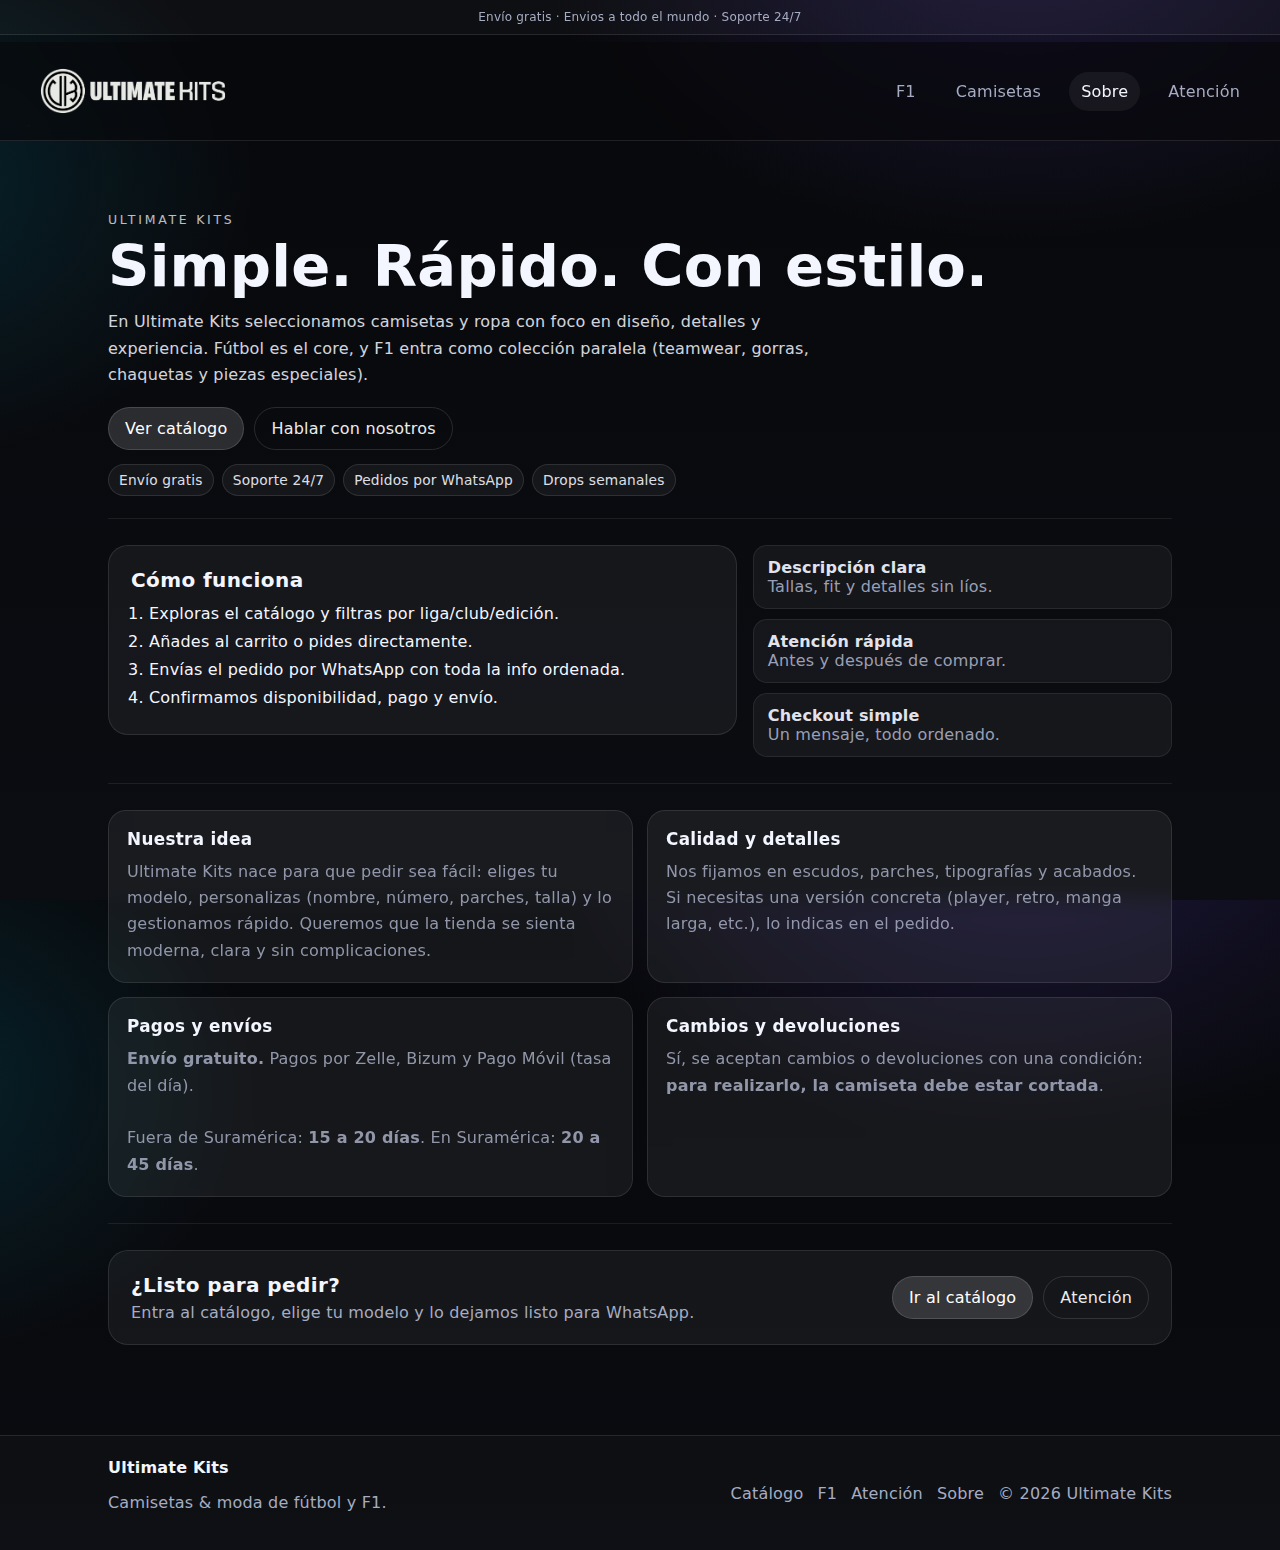
<file: sobre.html>
<!doctype html>
<html lang="es">

<head>
  <meta charset="utf-8" />
  <meta name="viewport" content="width=device-width,initial-scale=1" />
  <title>Sobre — Ultimate Kits</title>
  <link rel="stylesheet" href="css/styles.css" />
  <link rel="shortcut icon" href="/assets/CIRCULAR BLANCO (1).png" type="image/x-icon">
</head>

<body>
  <div class="topbar">
    <p>Envío gratis · Envios a todo el mundo · Soporte 24/7</p>
  </div>

  <header class="header">
    <a class="logo" href="index.html" aria-label="Ultimate Kits">
      <img class="logoImg" src="assets/LOGOTIPO EN BLANCO (6).png" alt="Ultimate Kits" />
    </a>
    <button class="burger" id="burgerBtn" type="button" aria-label="Abrir menú" aria-expanded="false">
      <span></span><span></span><span></span>
    </button>

    <nav class="nav" id="navMenu">
      <a href="catalogo-f1.html"">F1</a>
  <a href=" catalogo-futbol.html">Camisetas</a>
      <a href="sobre.html">Sobre</a>
      <a href="atencion.html">Atención</a>
    </nav>
    <div class="navOverlay" id="navOverlay" hidden></div>
  </header>

  <main class="page">
    <div class="container">

      <!-- HERO (Nike-ish) -->
      <section class="aboutHero">
        <p class="aboutKicker">ULTIMATE KITS</p>
        <h1 class="aboutTitle">Simple. Rápido. Con estilo.</h1>
        <p class="aboutLead">
          En Ultimate Kits seleccionamos camisetas y ropa con foco en diseño, detalles y experiencia.
          Fútbol es el core, y F1 entra como colección paralela (teamwear, gorras, chaquetas y piezas especiales).
        </p>

        <div class="aboutCtas">
          <a class="btnSolid" href="catalogo-futbol.html">Ver catálogo</a>
          <a class="btnGhost2" href="atencion.html">Hablar con nosotros</a>
        </div>

        <div class="aboutMeta">
          <span class="aboutPill">Envío gratis</span>
          <span class="aboutPill">Soporte 24/7</span>
          <span class="aboutPill">Pedidos por WhatsApp</span>
          <span class="aboutPill">Drops semanales</span>
        </div>
      </section>

      <!-- BLOQUE GRANDE (Cómo funciona + valores) -->
      <section class="aboutSection">
        <div class="aboutSplit">
          <div class="aboutBigBlock">
            <h2 class="aboutBigTitle">Cómo funciona</h2>
            <ol style="margin:0;padding-left:18px;line-height:1.75;">
              <li>Exploras el catálogo y filtras por liga/club/edición.</li>
              <li>Añades al carrito o pides directamente.</li>
              <li>Envías el pedido por WhatsApp con toda la info ordenada.</li>
              <li>Confirmamos disponibilidad, pago y envío.</li>
            </ol>
          </div>

          <ul class="aboutMiniList">
            <li><strong>Descripción clara</strong><br><span class="muted">Tallas, fit y detalles sin líos.</span></li>
            <li><strong>Atención rápida</strong><br><span class="muted">Antes y después de comprar.</span></li>
            <li><strong>Checkout simple</strong><br><span class="muted">Un mensaje, todo ordenado.</span></li>
          </ul>
        </div>
      </section>

      <!-- GRID (cards limpias) -->
      <section class="aboutSection">
        <div class="aboutGrid">
          <article class="aboutCard">
            <h2>Nuestra idea</h2>
            <p class="muted" style="margin:0;">
              Ultimate Kits nace para que pedir sea fácil: eliges tu modelo, personalizas
              (nombre, número, parches, talla) y lo gestionamos rápido. Queremos que la tienda se sienta
              moderna, clara y sin complicaciones.
            </p>
          </article>

          <article class="aboutCard">
            <h2>Calidad y detalles</h2>
            <p class="muted" style="margin:0;">
              Nos fijamos en escudos, parches, tipografías y acabados. Si necesitas una versión concreta
              (player, retro, manga larga, etc.), lo indicas en el pedido.
            </p>
          </article>

          <article class="aboutCard">
            <h2>Pagos y envíos</h2>
            <p class="muted" style="margin:0;">
              <strong>Envío gratuito.</strong> Pagos por Zelle, Bizum y Pago Móvil (tasa del día).
              <br><br>
              Fuera de Suramérica: <strong>15 a 20 días</strong>. En Suramérica: <strong>20 a 45 días</strong>.
            </p>
          </article>

          <article class="aboutCard">
            <h2>Cambios y devoluciones</h2>
            <p class="muted" style="margin:0;">
              Sí, se aceptan cambios o devoluciones con una condición:
              <strong>para realizarlo, la camiseta debe estar cortada</strong>.
            </p>
          </article>
        </div>
      </section>

      <!-- CTA final -->
      <section class="aboutSection" style="border-bottom:none;">
        <div class="aboutBigBlock"
          style="display:flex;flex-wrap:wrap;align-items:center;justify-content:space-between;gap:12px;">
          <div>
            <h2 class="aboutBigTitle" style="margin-bottom:6px;">¿Listo para pedir?</h2>
            <p class="muted" style="margin:0;">Entra al catálogo, elige tu modelo y lo dejamos listo para WhatsApp.</p>
          </div>
          <div class="aboutCtas" style="margin:0;">
            <a class="btnSolid" href="catalogo-futbol.html">Ir al catálogo</a>
            <a class="btnGhost2" href="atencion.html">Atención</a>
          </div>
        </div>
      </section>

    </div>
  </main>

  <footer class="footer">
    <div class="container footerGrid">
      <div>
        <strong>Ultimate Kits</strong>
        <p class="muted">Camisetas & moda de fútbol y F1.</p>
      </div>

      <div class="footerLinks">
        <a href="catalogo.html">Catálogo</a>
        <a href="catalogo-futbol.html">F1</a>
        <a href="atencion.html">Atención</a>
        <a href="sobre.html">Sobre</a>
      </div>

      <div class="muted">
        © <span id="year"></span> Ultimate Kits
      </div>
    </div>
  </footer>

  <script src="js/main.js"></script>
</body>

</html>
</file>
<file: css/styles.css>
:root{
  --bg: #07080b;
  --bg2:#0b0d12;
  --card:#0f121a;
  --text:#f4f6ff;
  --muted:#a6acc2;
  --line: rgba(255,255,255,.10);
  --glass: rgba(255,255,255,.06);
  --shadow: 0 18px 60px rgba(0,0,0,.45);
  --radius: 22px;

  --max: 1120px;
  --pad: clamp(16px, 3vw, 28px);
}

*{box-sizing:border-box}
html,body{height:100%}
body{
  margin:0;
  color:var(--text);
  background:
    radial-gradient(900px 600px at 80% -10%, rgba(120,90,255,.20), transparent 55%),
    radial-gradient(700px 520px at -10% 20%, rgba(0,210,255,.14), transparent 55%),
    linear-gradient(180deg, var(--bg), var(--bg2));
  font-family: ui-sans-serif, system-ui, -apple-system, Segoe UI, Roboto, Arial, "Helvetica Neue", Helvetica;
  letter-spacing: .2px;
}

a{color:inherit; text-decoration:none}
img{max-width:100%; display:block}
.container{max-width:var(--max); margin:0 auto; padding:0 var(--pad)}
.muted{color:var(--muted)}
.tiny{font-size:12px}
.kicker{letter-spacing:.28em; font-size:12px; color:var(--muted); margin:0 0 14px}

.topbar{
  border-bottom:1px solid var(--line);
  background: rgba(255,255,255,.03);
  position:sticky; top:0; z-index:30;
}
.topbar p{margin:0; padding:10px var(--pad); text-align:center; font-size:12px; color:var(--muted)}

.header{
  position:sticky; top:42px; z-index:25;
  display:flex; align-items:center; justify-content:space-between;
  padding:14px var(--pad);
  border-bottom:1px solid var(--line);
  background: rgba(7,8,11,.65);
  backdrop-filter: blur(14px);
}
.logo{display:flex; gap:10px; align-items:center; font-weight:700}
.logoMark{
  width:12px; height:12px; border-radius:6px;
  background: linear-gradient(135deg, rgba(120,90,255,1), rgba(0,210,255,1));
  box-shadow: 0 0 0 6px rgba(255,255,255,.05);
}
.logoText{letter-spacing:.5px}

.nav{display:flex; gap:16px; align-items:center}
.nav a{padding:10px 12px; border-radius:999px; color:var(--muted)}
.nav a:hover{background:var(--glass); color:var(--text)}
.nav a.active{color:var(--text); background:var(--glass)}
.navCta{border:1px solid var(--line)}

.menuBtn{
  display:none;
  width:44px; height:44px; border-radius:12px;
  border:1px solid var(--line); background:var(--glass);
  align-items:center; justify-content:center; gap:4px; flex-direction:column;
}
.menuBtn span{width:18px; height:2px; background:rgba(255,255,255,.75); display:block; border-radius:2px}

.drawer{
  position:fixed; inset:0; background:rgba(0,0,0,.55);
  display:none; z-index:60;
}
.drawer[aria-hidden="false"]{display:block}
.drawerInner{
  position:absolute; right:0; top:0; height:100%;
  width:min(420px, 92vw);
  background: rgba(15,18,26,.92);
  backdrop-filter: blur(18px);
  border-left:1px solid var(--line);
  padding:18px;
}
.drawerTop{display:flex; justify-content:space-between; align-items:center; margin-bottom:14px}
.drawerClose{
  width:44px; height:44px; border-radius:12px; cursor:pointer;
  border:1px solid var(--line); background:var(--glass); color:var(--text);
  font-size:22px; line-height:0;
}
.drawer a{
  display:block; padding:14px 12px; border-radius:14px;
  border:1px solid transparent; color:var(--text);
}
.drawer a:hover{border-color:var(--line); background:rgba(255,255,255,.04)}

.hero{padding: clamp(34px, 6vw, 74px) 0 10px}
.heroGrid{
  display:grid;
  grid-template-columns: 1.15fr .85fr;
  gap: clamp(18px, 4vw, 34px);
  align-items:center;
}
.heroCopy h1{
  font-size: clamp(40px, 6vw, 72px);
  line-height: .98;
  margin:0 0 16px;
}
.lead{font-size: clamp(16px, 2vw, 18px); color:var(--muted); margin:0 0 20px; max-width:54ch}

.heroActions{display:flex; gap:12px; flex-wrap:wrap}
.btn{
  display:inline-flex; align-items:center; justify-content:center;
  padding:12px 16px; border-radius:999px; border:1px solid var(--line);
  background: rgba(255,255,255,.06);
  box-shadow: var(--shadow);
}
.btn:hover{transform: translateY(-1px)}
.btnGhost{background: transparent; box-shadow:none}

.trustRow{display:flex; gap:10px; margin-top:18px; flex-wrap:wrap}
.pill{
  padding:8px 10px; border-radius:999px;
  border:1px solid var(--line);
  background: rgba(255,255,255,.04);
  color:var(--muted);
  font-size:12px;
}

.heroVisual{position:relative}
.heroImage{
  border-radius: var(--radius);
  overflow:hidden;
  border:1px solid var(--line);
  background: rgba(255,255,255,.03);
  box-shadow: var(--shadow);
  min-height: 340px;
}
.heroImage img{width:100%; height:100%; object-fit:cover; opacity:.88}
.heroGlow{
  position:absolute; inset:-20%;
  background: radial-gradient(circle at 30% 30%, rgba(120,90,255,.25), transparent 60%),
              radial-gradient(circle at 70% 70%, rgba(0,210,255,.18), transparent 60%);
  filter: blur(30px);
  z-index:-1;
}

.section{padding: clamp(34px, 5vw, 68px) 0}
.sectionHead h2{margin:0 0 8px; font-size: clamp(22px, 3vw, 30px)}
.sectionHead p{margin:0; color:var(--muted)}

.cardsGrid{
  margin-top: 18px;
  display:grid;
  grid-template-columns: repeat(3, 1fr);
  gap: 14px;
}

.card{
  position:relative;
  border-radius: var(--radius);
  border:1px solid var(--line);
  background: linear-gradient(180deg, rgba(255,255,255,.05), rgba(255,255,255,.03));
  overflow:hidden;
  padding: 18px;
  min-height: 320px;
  box-shadow: 0 22px 70px rgba(0,0,0,.35);
  transform: translateZ(0);
}
.card:hover{border-color: rgba(255,255,255,.18)}
.cardLink{position:absolute; inset:0; z-index:2}
.cardTop{display:flex; gap:10px; align-items:center; margin-bottom:16px}
.tag{
  font-size:12px;
  color:rgba(255,255,255,.85);
  border:1px solid var(--line);
  background: rgba(0,0,0,.18);
  padding:6px 10px;
  border-radius:999px;
}
.tagAlt{color:var(--muted)}
.card h3{margin:0 0 10px; font-size:20px}
.card p{margin:0 0 14px; color:var(--muted); max-width:46ch}

.bullets{margin:0; padding-left:18px; color:rgba(255,255,255,.80)}
.bullets li{margin:6px 0; color:var(--muted)}
.cardArrow{
  position:absolute; right:16px; bottom:14px;
  font-size:22px; color:rgba(255,255,255,.85);
  z-index:1;
  opacity:.9;
}
.cardBg{
  position:absolute; inset:-40%;
  background:
    radial-gradient(circle at 30% 20%, rgba(120,90,255,.22), transparent 55%),
    radial-gradient(circle at 70% 70%, rgba(0,210,255,.14), transparent 55%);
  filter: blur(26px);
  z-index:0;
  transition: transform .35s ease;
}
.card:hover .cardBg{transform: translate(2%, -2%) scale(1.03)}

.badges{padding: 0 0 56px}
.badgesRow{
  display:grid;
  grid-template-columns: repeat(4, 1fr);
  gap: 10px;
}
.badge{
  border:1px solid var(--line);
  background: rgba(255,255,255,.03);
  border-radius: 16px;
  padding: 14px 12px;
  text-align:center;
  color: var(--muted);
}

.footer{
  border-top:1px solid var(--line);
  background: rgba(255,255,255,.02);
}
.footerGrid{
  display:grid;
  grid-template-columns: 1fr auto auto;
  gap: 14px;
  align-items:center;
  padding: 22px var(--pad);
}
.footerLinks{display:flex; gap:14px; color:var(--muted)}
.footerLinks a:hover{color:var(--text)}

.page{padding: 34px 0 64px}
.pageHead{margin-bottom:16px}
.pageHead h1{margin:0 0 10px; font-size: clamp(30px, 4vw, 44px)}

.filters{display:flex; gap:10px; flex-wrap:wrap; margin: 14px 0 18px}
.chip{
  border:1px solid var(--line);
  background: rgba(255,255,255,.03);
  color:var(--muted);
  padding:10px 12px;
  border-radius:999px;
  cursor:pointer;
}
.chip:hover{color:var(--text); background: rgba(255,255,255,.06)}
.chip.isOn{color:var(--text); background: rgba(255,255,255,.08)}

.productsGrid{
  display:grid;
  grid-template-columns: repeat(3, 1fr);
  gap: 14px;
}
.productCard{
  border:1px solid var(--line);
  border-radius: var(--radius);
  overflow:hidden;
  background: rgba(255,255,255,.03);
}
.productImg{
  height: 180px;
  background:
    radial-gradient(circle at 20% 20%, rgba(120,90,255,.22), transparent 55%),
    radial-gradient(circle at 70% 70%, rgba(0,210,255,.18), transparent 55%),
    rgba(255,255,255,.02);
}
.productInfo{padding: 14px}
.productInfo h3{margin:0 0 6px; font-size:18px}
.productBottom{display:flex; justify-content:space-between; align-items:center; margin-top:12px}
.price{font-weight:700}
.miniBtn{
  border:1px solid var(--line);
  padding:8px 10px;
  border-radius:999px;
  color:var(--muted);
  background: rgba(255,255,255,.03);
}
.miniBtn:hover{color:var(--text)}

.supportGrid{
  display:grid;
  grid-template-columns: 1.1fr .9fr;
  gap: 14px;
}
.aboutGrid{
  display:grid;
  grid-template-columns: 1fr 1fr;
  gap: 14px;
}
.panel{
  border:1px solid var(--line);
  background: rgba(255,255,255,.03);
  border-radius: var(--radius);
  padding: 16px;
}
.panel h2{margin:0 0 10px}
.form{display:grid; gap:12px; margin-top:12px}
label{display:grid; gap:8px; color:rgba(255,255,255,.85); font-size:14px}
input, textarea{
  width:100%;
  border-radius: 14px;
  border:1px solid var(--line);
  background: rgba(0,0,0,.22);
  color: var(--text);
  padding: 12px 12px;
  outline:none;
}
input:focus, textarea:focus{border-color: rgba(255,255,255,.22)}
.faq{
  border:1px solid var(--line);
  border-radius: 16px;
  padding: 12px 12px;
  background: rgba(0,0,0,.16);
  margin: 10px 0;
}
.faq summary{cursor:pointer; font-weight:600}
.contactPills{display:flex; gap:10px; flex-wrap:wrap; margin-top:12px}

/* reveal */
.reveal{opacity:0; transform: translateY(14px); transition: opacity .55s ease, transform .55s ease}
.reveal.isVisible{opacity:1; transform: translateY(0)}

/* responsive */
@media (max-width: 980px){
  .heroGrid{grid-template-columns:1fr}
  .cardsGrid{grid-template-columns:1fr}
  .badgesRow{grid-template-columns:1fr 1fr}
  .productsGrid{grid-template-columns:1fr}
  .supportGrid{grid-template-columns:1fr}
  .aboutGrid{grid-template-columns:1fr}
  .nav{display:none}
  .menuBtn{display:flex}
  .header{top:42px}
}

.logo{
  display:flex;
  align-items:center;
  gap:12px;
}

.logoImg{
  height: 70px;         /* ajusta si lo quieres más grande */
  width: auto;
  display:block;
  object-fit: contain;
}

.igHead{
  display:flex;
  justify-content:space-between;
  align-items:flex-end;
  gap:14px;
  margin-bottom: 10px;
}

.igLink{
  color: rgba(255,255,255,.88);
  text-decoration: underline;
  text-underline-offset: 4px;
}

.igFrameGrid{
  margin-top: 14px;
  display:grid;
  grid-template-columns: repeat(3, 1fr);
  gap: 14px;
}

/* Frame oscuro estilo Ultimate Kits */
.igFrame{
  border-radius: var(--radius);
  border:1px solid var(--line);
  background: linear-gradient(180deg, rgba(255,255,255,.05), rgba(255,255,255,.03));
  box-shadow: 0 22px 70px rgba(0,0,0,.35);
  padding: 12px;
  position:relative;
  overflow:hidden;
}

/* Glow suave como el resto de cards */
.igFrame::before{
  content:"";
  position:absolute;
  inset:-40%;
  background:
    radial-gradient(circle at 30% 20%, rgba(120,90,255,.18), transparent 55%),
    radial-gradient(circle at 70% 70%, rgba(0,210,255,.12), transparent 55%);
  filter: blur(26px);
  opacity:.7;
  pointer-events:none;
}

.igFrame > *{ position:relative; z-index:1; }

/* Fuerza el embed a ocupar ancho completo dentro del frame */
.igFrame .instagram-media{
  width: 100% !important;
  min-width: 0 !important;
  margin: 0 !important;
  border-radius: 16px !important; /* redondeo externo */
  overflow:hidden !important;
}

/* Botón inferior centrado */
.igBottom{
  margin-top: 18px;
  display:flex;
  justify-content:center;
}

@media (max-width: 980px){
  .igHead{align-items:flex-start}
  .igFrameGrid{grid-template-columns: 1fr;}
}

/* ===== HERO con imagen de fondo difuminada ===== */

.heroWithBg{
  position: relative;
  min-height: 100vh;
  display: flex;
  align-items: center;
  overflow: hidden;
}

/* Imagen de fondo */
.heroBg{
  position:absolute;
  inset:0;
  background-image: url("assets/the-stadium.jpg");
  background-size: cover;
  background-position: center;
  filter: blur(18px);
  transform: scale(1.1); /* evita bordes al blur */
  z-index: 0;
}

/* Oscurecer la imagen */
.heroBg::after{
  content:"";
  position:absolute;
  inset:0;
  background: linear-gradient(
    180deg,
    rgba(7,8,11,.85),
    rgba(7,8,11,.65),
    rgba(7,8,11,.85)
  );
}

/* Contenido encima */
.heroWithBg .container{
  position: relative;
  z-index: 2;
}

/* Ajustes de texto sobre fondo */
.heroWithBg .kicker{
  color: rgba(255,255,255,.7);
}

.heroWithBg h1{
  text-shadow: 0 10px 40px rgba(0,0,0,.6);
}

.heroWithBg .lead{
  color: rgba(255,255,255,.75);
}

/* Mobile */
@media (max-width: 980px){
  .heroWithBg{
    min-height: 90vh;
  }
}

.catalogTools{
  display:flex;
  gap:10px;
  align-items:center;
  margin: 10px 0 12px;
}

.catalogSearchInput{
  flex:1;
  border-radius: 999px;
  padding: 12px 14px;
  border:1px solid var(--line);
  background: rgba(0,0,0,.22);
  color: var(--text);
}

.filterBar{
  border: 1px solid var(--line);
  background: rgba(7,8,11,.55);
  backdrop-filter: blur(14px);
  border-radius: var(--radius);
  padding: 12px;
  margin-bottom: 18px;
}

.filterRow{
  display:flex;
  justify-content:space-between;
  align-items:center;
  gap:12px;
  flex-wrap:wrap;
}

.chips{display:flex; gap:10px; flex-wrap:wrap}

.selects{
  display:flex;
  gap:10px;
  flex-wrap:wrap;
  align-items:flex-end;
}

.selectWrap{display:grid; gap:6px; font-size:12px; color:var(--muted)}
.selectWrap select{
  border-radius: 14px;
  border:1px solid var(--line);
  background: rgba(0,0,0,.20);
  color: var(--text);
  padding: 10px 12px;
  outline:none;
}

.pFloat{
  position:absolute;
  top: 12px;
  left: 12px;
  padding: 6px 10px;
  border-radius:999px;
  border:1px solid var(--line);
  background: rgba(0,0,0,.35);
  color: rgba(255,255,255,.85);
  font-size:12px;
}

.productImg{
  position:relative;
  height: 220px;
  border-bottom:1px solid var(--line);
  overflow:hidden;
}

.productImg img{
  width:100%;
  height:100%;
  object-fit:cover;
  display:block;
  opacity:.92;
  transform: scale(1.02);
  transition: transform .35s ease, opacity .35s ease;
}

.productCard:hover .productImg img{
  transform: scale(1.08);
  opacity: 1;
}

.modal[hidden]{display:none !important;}
.modal{
  position:fixed; inset:0;
  background: rgba(0,0,0,.65);
  display:flex; align-items:center; justify-content:center;
  padding:16px;
  z-index: 9999;
}

.modalCard{
  width:min(560px, 100%);
  border:1px solid var(--line);
  background: rgba(10,12,16,.88);
  backdrop-filter: blur(14px);
  border-radius: 20px;
  overflow:hidden;
}

.modalTop{
  display:flex; align-items:center; justify-content:space-between;
  padding:14px 16px;
  border-bottom:1px solid var(--line);
}

.modalClose{
  border:1px solid var(--line);
  background: rgba(255,255,255,.06);
  color: var(--text);
  border-radius: 12px;
  padding:6px 10px;
  cursor:pointer;
}

.modalBody{ padding: 14px 16px; }

.formRow{ display:grid; gap:8px; margin-top: 12px; }
.formRow input{
  border:1px solid var(--line);
  background: rgba(0,0,0,.22);
  color: var(--text);
  border-radius: 14px;
  padding: 11px 12px;
}

.supportCard{
  border:1px solid var(--line);
  background: rgba(7,8,11,.55);
  backdrop-filter: blur(14px);
  border-radius: var(--radius);
  padding: 18px;
}

.supportForm textarea{
  border:1px solid var(--line);
  background: rgba(0,0,0,.22);
  color: var(--text);
  border-radius: 14px;
  padding: 11px 12px;
  resize: vertical;
}

.supportActions{
  display:flex;
  gap:10px;
  flex-wrap:wrap;
  margin-top: 12px;
}

.small{font-size:12px;}

/* --- Atención: inputs/select/textarea en modo oscuro --- */
.supportForm input,
.supportForm select,
.supportForm textarea{
  width: 100%;
  border: 1px solid var(--line);
  background: rgba(0,0,0,.22);
  color: var(--text);
  border-radius: 14px;
  padding: 11px 12px;
  outline: none;
}

.supportForm textarea{ resize: vertical; }

/* Select más "pro" */
.supportForm select{
  appearance: none;
  -webkit-appearance: none;
  -moz-appearance: none;
  background-image:
    linear-gradient(45deg, transparent 50%, rgba(255,255,255,.55) 50%),
    linear-gradient(135deg, rgba(255,255,255,.55) 50%, transparent 50%);
  background-position:
    calc(100% - 18px) 50%,
    calc(100% - 12px) 50%;
  background-size: 6px 6px, 6px 6px;
  background-repeat: no-repeat;
  padding-right: 36px;
}

/* Opciones del select también en oscuro */
.supportForm option{
  background: #0b0e14;
  color: #e7e7e7;
}

/* --- FIX AUTOFILL (Chrome/Edge) --- */
.supportForm input:-webkit-autofill,
.supportForm input:-webkit-autofill:hover,
.supportForm input:-webkit-autofill:focus,
.supportForm textarea:-webkit-autofill,
.supportForm select:-webkit-autofill{
  -webkit-text-fill-color: var(--text);
  box-shadow: 0 0 0px 1000px rgba(0,0,0,.22) inset !important;
  -webkit-box-shadow: 0 0 0px 1000px rgba(0,0,0,.22) inset !important;
  transition: background-color 9999s ease-in-out 0s;
}

/* Ayuda a que el navegador respete el dark UI */
:root { color-scheme: dark; }
/* Modal base */
.modal {
  position: fixed;
  inset: 0;
  background: rgba(0,0,0,.55);
  display: flex;
  align-items: center;
  justify-content: center;
  padding: 18px;
}

/* Caja del modal */
.modalCard {
  width: min(760px, 100%);
  max-height: 85vh;          /* IMPORTANTE */
  overflow: hidden;          /* el scroll va dentro del contenido */
  display: flex;
  flex-direction: column;
}

/* Contenido scrolleable del carrito */
#cartList {
  overflow: auto;            /* IMPORTANTE */
  max-height: 60vh;          /* IMPORTANTE */
  padding-right: 6px;        /* para que no tape scrollbar */
}

/* =========================
   ABOUT (Nike-ish)
   Pegar al final de styles.css
========================= */
.aboutHero {
  padding: 44px 0 22px;
  border-bottom: 1px solid rgba(255,255,255,.08);
}

.aboutKicker {
  letter-spacing: .22em;
  text-transform: uppercase;
  font-size: .78rem;
  opacity: .75;
  margin: 0 0 10px;
}

.aboutTitle {
  font-size: clamp(2.2rem, 5vw, 3.6rem);
  line-height: 1.05;
  margin: 0 0 12px;
}

.aboutLead {
  max-width: 70ch;
  margin: 0 0 18px;
  opacity: .86;
  line-height: 1.65;
}

.aboutCtas {
  display: flex;
  flex-wrap: wrap;
  gap: 10px;
  margin-top: 10px;
}

.btnSolid {
  display: inline-flex;
  align-items: center;
  justify-content: center;
  padding: 11px 16px;
  border-radius: 999px;
  text-decoration: none;
  border: 1px solid rgba(255,255,255,.14);
  background: rgba(255,255,255,.14);
  color: #fff;
  transition: transform .12s ease, background .12s ease, border-color .12s ease;
}

.btnSolid:hover {
  transform: translateY(-1px);
  background: rgba(255,255,255,.18);
  border-color: rgba(255,255,255,.22);
}

.btnGhost2 {
  display: inline-flex;
  align-items: center;
  justify-content: center;
  padding: 11px 16px;
  border-radius: 999px;
  text-decoration: none;
  border: 1px solid rgba(255,255,255,.14);
  background: transparent;
  color: #fff;
  opacity: .92;
  transition: transform .12s ease, border-color .12s ease, background .12s ease;
}

.btnGhost2:hover {
  transform: translateY(-1px);
  border-color: rgba(255,255,255,.24);
  background: rgba(255,255,255,.06);
}

.aboutSection {
  padding: 26px 0;
  border-bottom: 1px solid rgba(255,255,255,.08);
}

.aboutGrid {
  display: grid;
  gap: 14px;
  grid-template-columns: repeat(12, 1fr);
}

.aboutCard {
  grid-column: span 6;
  padding: 18px;
  border-radius: 18px;
  background: rgba(255,255,255,.06);
  border: 1px solid rgba(255,255,255,.10);
  backdrop-filter: blur(10px);
}

.aboutCard h2 {
  margin: 0 0 10px;
  font-size: 1.05rem;
  letter-spacing: .02em;
}

.aboutCard p,
.aboutCard li {
  opacity: .86;
  line-height: 1.65;
}

.aboutCard ul,
.aboutCard ol {
  margin: 0;
  padding-left: 18px;
}

.aboutSplit {
  display: grid;
  gap: 16px;
  grid-template-columns: 1.2fr .8fr;
  align-items: start;
}

.aboutBigBlock {
  padding: 22px;
  border-radius: 20px;
  background: rgba(255,255,255,.05);
  border: 1px solid rgba(255,255,255,.10);
}

.aboutBigTitle {
  margin: 0 0 8px;
  font-size: 1.25rem;
  letter-spacing: .02em;
}

.aboutMiniList {
  display: grid;
  gap: 10px;
  margin: 0;
  padding: 0;
  list-style: none;
}

.aboutMiniList li {
  padding: 12px 14px;
  border-radius: 14px;
  background: rgba(255,255,255,.05);
  border: 1px solid rgba(255,255,255,.09);
  opacity: .92;
}

.aboutMeta {
  display: flex;
  flex-wrap: wrap;
  gap: 8px;
  margin-top: 14px;
}

.aboutPill {
  padding: 7px 10px;
  border-radius: 999px;
  border: 1px solid rgba(255,255,255,.12);
  background: rgba(255,255,255,.06);
  font-size: .86rem;
  opacity: .9;
}

@media (max-width: 900px) {
  .aboutCard { grid-column: span 12; }
  .aboutSplit { grid-template-columns: 1fr; }
}

/* =========================
   Burger menu (Mobile)
========================= */

.burger {
  display: none;
  width: 44px;
  height: 44px;
  border-radius: 12px;
  border: 1px solid rgba(255,255,255,.14);
  background: rgba(255,255,255,.06);
  backdrop-filter: blur(10px);
  cursor: pointer;
  align-items: center;
  justify-content: center;
  gap: 6px;
}

.burger span{
  display: block;
  width: 18px;
  height: 2px;
  background: rgba(255,255,255,.85);
  border-radius: 2px;
  transition: transform .15s ease, opacity .15s ease;
}

/* Overlay detrás del panel */
.navOverlay{
  position: fixed;
  inset: 0;
  background: rgba(0,0,0,.45);
  backdrop-filter: blur(2px);
  z-index: 40;
}

/* Mobile layout */
@media (max-width: 860px){
  .burger{ display: inline-flex; }

  /* Oculta nav normal en móvil */
  .nav{
    position: fixed;
    top: 72px; /* ajusta si tu header es más alto */
    right: 14px;
    left: 14px;
    z-index: 50;

    display: grid;
    gap: 10px;
    padding: 14px;

    border-radius: 18px;
    background: rgba(15,18,24,.92);
    border: 1px solid rgba(255,255,255,.12);
    backdrop-filter: blur(14px);

    transform: translateY(-10px);
    opacity: 0;
    pointer-events: none;
    transition: opacity .18s ease, transform .18s ease;
  }

  /* Links estilo “Nike-ish” */
  .nav a{
    padding: 12px 12px;
    border-radius: 14px;
    background: rgba(255,255,255,.05);
    border: 1px solid rgba(255,255,255,.08);
  }

  .nav a.navCta{
    background: rgba(255,255,255,.14);
    border-color: rgba(255,255,255,.18);
    text-align: center;
  }

  /* Cuando está abierto */
  .nav.isOpen{
    opacity: 1;
    transform: translateY(0);
    pointer-events: auto;
  }

  .navOverlay.isOpen{ display:block; }
}

/* Animación del icono cuando abre */
.burger.isOpen span:nth-child(1){
  transform: translateY(8px) rotate(45deg);
}
.burger.isOpen span:nth-child(2){
  opacity: 0;
}
.burger.isOpen span:nth-child(3){
  transform: translateY(-8px) rotate(-45deg);
}
</file>
